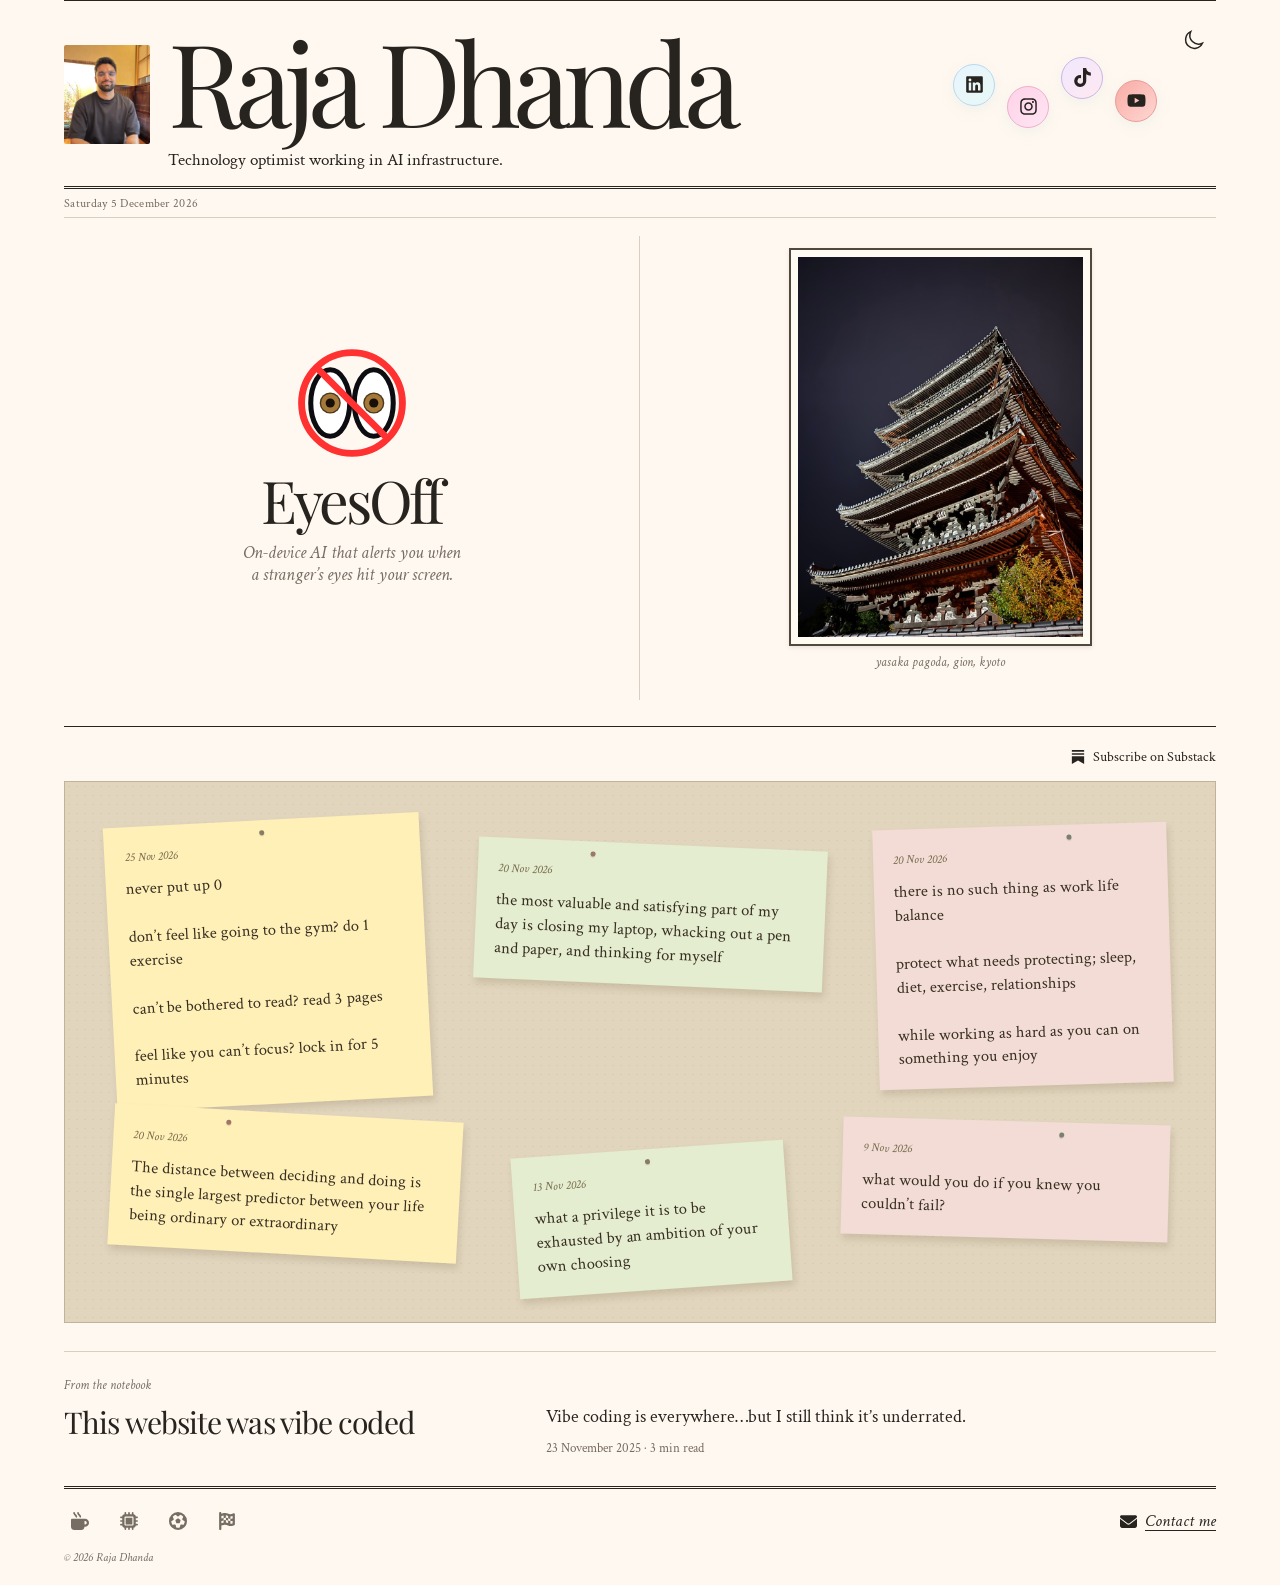
<file: index.html>
<!doctype html>
<html lang="en">
  <head>
    <meta charset="utf-8" />
    <meta name="viewport" content="width=device-width,initial-scale=1" />
    <link rel="preconnect" href="https://fonts.googleapis.com" />
    <link rel="preconnect" href="https://fonts.gstatic.com" crossorigin />
    <link
      href="https://fonts.googleapis.com/css2?family=Playfair+Display:ital,wght@0,400;0,600;1,400&family=Crimson+Text:ital,wght@0,400;0,600;1,400&family=Caveat:wght@400;500&display=swap"
      rel="stylesheet"
    />
    <link rel="stylesheet" href="/assets/css/edition.css?v=outside-arrows" />
    <script>
      try {
        if (localStorage.getItem("theme") === "midnight")
          document.documentElement.dataset.theme = "midnight";
      } catch (e) {}
    </script>
    <script src="/assets/js/edition.js?v=outside-arrows" defer></script>
    <title>Raja Dhanda</title>
    <meta
      name="description"
      content="Technology optimist working in AI infrastructure. Projects, photographs and notes from Substack."
    />
    <link
      rel="icon"
      type="image/png"
      sizes="32x32"
      href="/assets/icons/favicons/favicon-32x32.png"
    />
    <link
      rel="apple-touch-icon"
      href="/assets/icons/favicons/apple-touch-icon.png"
    />
    <meta property="og:type" content="website" />
    <meta property="og:url" content="https://rajadhanda.me/" />
    <meta property="og:title" content="Raja Dhanda" />
    <meta
      property="og:description"
      content="Technology optimist working in AI infrastructure. Learning and building, always happy to chat!"
    />
    <meta
      property="og:image"
      content="https://rajadhanda.me/assets/images/og-image.jpg"
    />
    <meta name="twitter:card" content="summary_large_image" />
    <noscript
      ><style>
        .carousel-controls {
          display: none;
        }
        .carousel-photo {
          cursor: default;
        }
      </style></noscript
    >
  </head>
  <body class="edition">
    <a class="skip-link" href="#main">Skip to content</a>

    <main class="edition-paper" id="main">
      <div class="edition-masthead">
        <div class="masthead-title-row">
          <div class="masthead-identity">
            <img
              class="masthead-portrait"
              src="/assets/images/profile.webp"
              alt="Raja Dhanda"
              width="140"
              height="161"
            />
            <div class="masthead-person">
              <h1 data-type-masthead>Raja Dhanda</h1>
              <p class="masthead-bio">
                Technology optimist working in AI infrastructure.
              </p>
            </div>
          </div>
          <div class="masthead-actions">
            <div class="socials">
              <a
                href="https://www.linkedin.com/in/ramendra-raja-dhanda/"
                target="_blank"
                rel="noopener"
                aria-label="LinkedIn"
                 title="ramendra-raja-dhanda" aria-describedby="handle-linkedin"><svg class="icon" viewBox="0 0 448 512" aria-hidden="true" focusable="false"><path d="M416 32H31.9C14.3 32 0 46.5 0 64.3v383.4C0 465.5 14.3 480 31.9 480H416c17.6 0 32-14.5 32-32.3V64.3c0-17.8-14.4-32.3-32-32.3zM135.4 416H69V202.2h66.5V416zm-33.2-243c-21.3 0-38.5-17.3-38.5-38.5S80.9 96 102.2 96c21.2 0 38.5 17.3 38.5 38.5 0 21.3-17.2 38.5-38.5 38.5zm282.1 243h-66.4V312c0-24.8-.5-56.7-34.5-56.7-34.6 0-39.9 27-39.9 54.9V416h-66.4V202.2h63.7v29.2h.9c8.9-16.8 30.6-34.5 62.9-34.5 67.2 0 79.7 44.3 79.7 101.9V416z"/></svg><span class="social-handle" id="handle-linkedin" role="tooltip">ramendra-raja-dhanda</span></a
              ><a
                href="https://www.instagram.com/decodedbyraja/"
                target="_blank"
                rel="noopener"
                aria-label="Instagram"
                 title="@decodedbyraja" aria-describedby="handle-instagram"><svg class="icon" viewBox="0 0 448 512" aria-hidden="true" focusable="false"><path d="M224.1 141c-63.6 0-114.9 51.3-114.9 114.9s51.3 114.9 114.9 114.9S339 319.5 339 255.9 287.7 141 224.1 141zm0 189.6c-41.1 0-74.7-33.5-74.7-74.7s33.5-74.7 74.7-74.7 74.7 33.5 74.7 74.7-33.6 74.7-74.7 74.7zm146.4-194.3c0 14.9-12 26.8-26.8 26.8-14.9 0-26.8-12-26.8-26.8s12-26.8 26.8-26.8 26.8 12 26.8 26.8zm76.1 27.2c-1.7-35.9-9.9-67.7-36.2-93.9-26.2-26.2-58-34.4-93.9-36.2-37-2.1-147.9-2.1-184.9 0-35.8 1.7-67.6 9.9-93.9 36.1s-34.4 58-36.2 93.9c-2.1 37-2.1 147.9 0 184.9 1.7 35.9 9.9 67.7 36.2 93.9s58 34.4 93.9 36.2c37 2.1 147.9 2.1 184.9 0 35.9-1.7 67.7-9.9 93.9-36.2 26.2-26.2 34.4-58 36.2-93.9 2.1-37 2.1-147.8 0-184.8zM398.8 388c-7.8 19.6-22.9 34.7-42.6 42.6-29.5 11.7-99.5 9-132.1 9s-102.7 2.6-132.1-9c-19.6-7.8-34.7-22.9-42.6-42.6-11.7-29.5-9-99.5-9-132.1s-2.6-102.7 9-132.1c7.8-19.6 22.9-34.7 42.6-42.6 29.5-11.7 99.5-9 132.1-9s102.7-2.6 132.1 9c19.6 7.8 34.7 22.9 42.6 42.6 11.7 29.5 9 99.5 9 132.1s2.7 102.7-9 132.1z"/></svg><span class="social-handle" id="handle-instagram" role="tooltip">@decodedbyraja</span></a
              ><a
                href="https://www.tiktok.com/@decodedbyraja"
                target="_blank"
                rel="noopener"
                aria-label="TikTok"
                 title="@decodedbyraja" aria-describedby="handle-tiktok"><svg class="icon" viewBox="0 0 448 512" aria-hidden="true" focusable="false"><path d="M448 209.9a210.1 210.1 0 0 1 -122.8-39.3V349.4A162.6 162.6 0 1 1 185 188.3V278.2a74.6 74.6 0 1 0 52.2 71.2V0l88 0a121.2 121.2 0 0 0 1.9 22.2h0A122.2 122.2 0 0 0 381 102.4a121.4 121.4 0 0 0 67 20.1z"/></svg><span class="social-handle" id="handle-tiktok" role="tooltip">@decodedbyraja</span></a
              ><a
                href="https://www.youtube.com/@decodedbyraja"
                target="_blank"
                rel="noopener"
                aria-label="YouTube"
                 title="@decodedbyraja" aria-describedby="handle-youtube"><svg class="icon" viewBox="0 0 576 512" aria-hidden="true" focusable="false"><path d="M549.7 124.1c-6.3-23.7-24.8-42.3-48.3-48.6C458.8 64 288 64 288 64S117.2 64 74.6 75.5c-23.5 6.3-42 24.9-48.3 48.6-11.4 42.9-11.4 132.3-11.4 132.3s0 89.4 11.4 132.3c6.3 23.7 24.8 41.5 48.3 47.8C117.2 448 288 448 288 448s170.8 0 213.4-11.5c23.5-6.3 42-24.2 48.3-47.8 11.4-42.9 11.4-132.3 11.4-132.3s0-89.4-11.4-132.3zm-317.5 213.5V175.2l142.7 81.2-142.7 81.2z"/></svg><span class="social-handle" id="handle-youtube" role="tooltip">@decodedbyraja</span></a>
            </div>
            <button
              class="mode"
              aria-label="Switch to Midnight mode"
              aria-pressed="false"
              title="Switch to Midnight mode"
            >
              <svg
                class="mode-moon"
                viewBox="0 0 24 24"
                aria-hidden="true"
                fill="none"
                stroke="currentColor"
                stroke-width="1.5"
              >
                <path
                  d="M20.4 15.3A8.8 8.8 0 0 1 8.7 3.6a8.8 8.8 0 1 0 11.7 11.7Z"
                /></svg
              ><svg
                class="mode-sun"
                viewBox="0 0 24 24"
                aria-hidden="true"
                fill="none"
                stroke="currentColor"
                stroke-width="1.5"
              >
                <circle cx="12" cy="12" r="4" />
                <path
                  d="M12 2v2m0 16v2M2 12h2m16 0h2M4.9 4.9l1.4 1.4m11.4 11.4 1.4 1.4M4.9 19.1l1.4-1.4M17.7 6.3l1.4-1.4"
                />
              </svg>
            </button>
          </div>
        </div>
      </div>
      <div class="masthead-dateline" hidden>
        <time></time>
        <span class="dateline-place" hidden></span>
      </div>
      <section class="edition-lead">
        <section class="eyesoff-hero" aria-labelledby="eyesoff-title">
          <a
            class="edition-eyesoff interactive-eye-link"
            aria-label="Visit EyesOff at eyesoff.app"
            href="https://eyesoff.app"
            target="_blank"
            rel="noopener noreferrer"
            ><span class="eyesoff-mark" aria-hidden="true">
              <svg viewBox="0 0 48 48" fill="none">
                <g class="eo-eyes">
                  <ellipse
                    class="eo-eye"
                    cx="14.5"
                    cy="24"
                    rx="8.5"
                    ry="14.5"
                  ></ellipse>
                  <ellipse
                    class="eo-eye"
                    cx="33.5"
                    cy="24"
                    rx="8.5"
                    ry="14.5"
                  ></ellipse>
                  <g class="eo-pupils">
                    <g class="eo-iris" transform="translate(14.5 24)">
                      <circle class="eo-iris-rim" r="4.6"></circle>
                      <circle class="eo-iris-gold" r="4"></circle>
                      <circle class="eo-pupil" r="2"></circle>
                    </g>
                    <g class="eo-iris" transform="translate(33.5 24)">
                      <circle class="eo-iris-rim" r="4.6"></circle>
                      <circle class="eo-iris-gold" r="4"></circle>
                      <circle class="eo-pupil" r="2"></circle>
                    </g>
                  </g>
                </g>
                <circle class="eo-ring" cx="24" cy="24" r="22"></circle>
                <line class="eo-slash" x1="9" y1="9" x2="39" y2="39"></line>
              </svg>
            </span>
            <h2 id="eyesoff-title">EyesOff</h2>
            <p class="eyesoff-tagline">On-device AI that alerts you when a stranger’s eyes hit your screen.</p>
          </a>
        </section>
        <section
          class="photo-carousel"
          aria-label="Photographs"
          aria-roledescription="carousel"
          aria-description="Photographs change automatically. Use the previous and next buttons, arrow keys or swipes to browse. Open a photo to visit the Photographs page."
          tabindex="0"
        >
          <div class="carousel-slides">
            <figure class="carousel-slide">
              <div class="framed-photo">
                <a
                  class="carousel-photo"
                  href="/photographs/"
                  aria-label="Browse photographs: yasaka pagoda, gion, kyoto"
                >
                  <img
                    src="/assets/images/camera-roll/photo-01.jpg"
                    data-fallback-src="/photographs/images/IMG_4887.jpeg"
                    alt="yasaka pagoda, gion, kyoto"
                    loading="eager"
                    decoding="async"
                  />
                </a>
              </div>
              <figcaption>yasaka pagoda, gion, kyoto</figcaption>
            </figure>
            <figure class="carousel-slide" hidden>
              <div class="framed-photo">
                <a
                  class="carousel-photo"
                  href="/photographs/"
                  aria-label="Browse photographs: montmartre, paris"
                >
                  <img
                    src="/assets/images/camera-roll/photo-02.jpg"
                    data-fallback-src="/photographs/images/IMG_0519.jpeg"
                    alt="montmartre, paris"
                    loading="lazy"
                    decoding="async"
                  />
                </a>
              </div>
              <figcaption>montmartre, paris</figcaption>
            </figure>
            <figure class="carousel-slide" hidden>
              <div class="framed-photo">
                <a
                  class="carousel-photo"
                  href="/photographs/"
                  aria-label="Browse photographs: louis vuitton, champs-elysées, paris"
                >
                  <img
                    src="/assets/images/camera-roll/photo-03.jpg"
                    data-fallback-src="/photographs/images/IMG_0787.jpeg"
                    alt="louis vuitton, champs-elysées, paris"
                    loading="lazy"
                    decoding="async"
                  />
                </a>
              </div>
              <figcaption>louis vuitton, champs-elysées, paris</figcaption>
            </figure>
            <figure class="carousel-slide" hidden>
              <div class="framed-photo">
                <a
                  class="carousel-photo"
                  href="/photographs/"
                  aria-label="Browse photographs: a room of quiet contemplation, national museum of korea, seoul"
                >
                  <img
                    src="/assets/images/camera-roll/photo-04.jpg"
                    data-fallback-src="/photographs/images/IMG_3516.jpeg"
                    alt="a room of quiet contemplation, national museum of korea, seoul"
                    loading="lazy"
                    decoding="async"
                  />
                </a>
              </div>
              <figcaption>
                a room of quiet contemplation, national museum of korea, seoul
              </figcaption>
            </figure>
            <figure class="carousel-slide" hidden>
              <div class="framed-photo">
                <a
                  class="carousel-photo"
                  href="/photographs/"
                  aria-label="Browse photographs: a room of quiet contemplation, national museum of korea, seoul"
                >
                  <img
                    src="/assets/images/camera-roll/photo-05.jpg"
                    data-fallback-src="/photographs/images/IMG_3534.jpeg"
                    alt="a room of quiet contemplation, national museum of korea, seoul"
                    loading="lazy"
                    decoding="async"
                  />
                </a>
              </div>
              <figcaption>
                a room of quiet contemplation, national museum of korea, seoul
              </figcaption>
            </figure>
            <figure class="carousel-slide" hidden>
              <div class="framed-photo">
                <a
                  class="carousel-photo"
                  href="/photographs/"
                  aria-label="Browse photographs: starfield library, coex mall, seoul"
                >
                  <img
                    src="/assets/images/camera-roll/photo-06.jpg"
                    data-fallback-src="/photographs/images/IMG_3582.jpeg"
                    alt="starfield library, coex mall, seoul"
                    loading="lazy"
                    decoding="async"
                  />
                </a>
              </div>
              <figcaption>starfield library, coex mall, seoul</figcaption>
            </figure>
            <figure class="carousel-slide" hidden>
              <div class="framed-photo">
                <a
                  class="carousel-photo"
                  href="/photographs/"
                  aria-label="Browse photographs: ura-namba, osaka"
                >
                  <img
                    src="/assets/images/camera-roll/photo-07.jpg"
                    data-fallback-src="/photographs/images/IMG_4229.jpeg"
                    alt="ura-namba, osaka"
                    loading="lazy"
                    decoding="async"
                  />
                </a>
              </div>
              <figcaption>ura-namba, osaka</figcaption>
            </figure>
            <figure class="carousel-slide" hidden>
              <div class="framed-photo">
                <a
                  class="carousel-photo"
                  href="/photographs/"
                  aria-label="Browse photographs: dōtonbori canal, osaka"
                >
                  <img
                    src="/assets/images/camera-roll/photo-08.jpg"
                    data-fallback-src="/photographs/images/IMG_4393.jpeg"
                    alt="dōtonbori canal, osaka"
                    loading="lazy"
                    decoding="async"
                  />
                </a>
              </div>
              <figcaption>dōtonbori canal, osaka</figcaption>
            </figure>
            <figure class="carousel-slide" hidden>
              <div class="framed-photo">
                <a
                  class="carousel-photo"
                  href="/photographs/"
                  aria-label="Browse photographs: fushimi inari taisha, kyoto"
                >
                  <img
                    src="/assets/images/camera-roll/photo-09.jpg"
                    data-fallback-src="/photographs/images/IMG_4921.jpeg"
                    alt="fushimi inari taisha, kyoto"
                    loading="lazy"
                    decoding="async"
                  />
                </a>
              </div>
              <figcaption>fushimi inari taisha, kyoto</figcaption>
            </figure>
            <figure class="carousel-slide" hidden>
              <div class="framed-photo">
                <a
                  class="carousel-photo"
                  href="/photographs/"
                  aria-label="Browse photographs: tokyo tower, tokyo"
                >
                  <img
                    src="/assets/images/camera-roll/photo-10.jpg"
                    data-fallback-src="/photographs/images/IMG_5561.jpeg"
                    alt="tokyo tower, tokyo"
                    loading="lazy"
                    decoding="async"
                  />
                </a>
              </div>
              <figcaption>tokyo tower, tokyo</figcaption>
            </figure>
            <figure class="carousel-slide" hidden>
              <div class="framed-photo">
                <a
                  class="carousel-photo"
                  href="/photographs/"
                  aria-label="Browse photographs: shibuya crossing from shibuya sky, tokyo"
                >
                  <img
                    src="/assets/images/camera-roll/photo-11.jpg"
                    data-fallback-src="/photographs/images/IMG_5986.jpeg"
                    alt="shibuya crossing from shibuya sky, tokyo"
                    loading="lazy"
                    decoding="async"
                  />
                </a>
              </div>
              <figcaption>shibuya crossing from shibuya sky, tokyo</figcaption>
            </figure>
            <figure class="carousel-slide" hidden>
              <div class="framed-photo">
                <a
                  class="carousel-photo"
                  href="/photographs/"
                  aria-label="Browse photographs: flat whites, keswick, lake district national park"
                >
                  <img
                    src="/assets/images/camera-roll/photo-12.jpg"
                    data-fallback-src="/photographs/images/IMG_7084.jpeg"
                    alt="flat whites, keswick, lake district national park"
                    loading="lazy"
                    decoding="async"
                  />
                </a>
              </div>
              <figcaption>
                flat whites, keswick, lake district national park
              </figcaption>
            </figure>
            <figure class="carousel-slide" hidden>
              <div class="framed-photo">
                <a
                  class="carousel-photo"
                  href="/photographs/"
                  aria-label="Browse photographs: homeground coffee + kitchen, windermere, lake district national park"
                >
                  <img
                    src="/assets/images/camera-roll/photo-13.jpg"
                    data-fallback-src="/photographs/images/IMG_7101.jpeg"
                    alt="homeground coffee + kitchen, windermere, lake district national park"
                    loading="lazy"
                    decoding="async"
                  />
                </a>
              </div>
              <figcaption>
                homeground coffee + kitchen, windermere, lake district national
                park
              </figcaption>
            </figure>
            <figure class="carousel-slide" hidden>
              <div class="framed-photo">
                <a
                  class="carousel-photo"
                  href="/photographs/"
                  aria-label="Browse photographs: long island iced tea, the oligarch, milton keynes"
                >
                  <img
                    src="/assets/images/camera-roll/photo-14.jpg"
                    data-fallback-src="/photographs/images/IMG_8842.jpeg"
                    alt="long island iced tea, the oligarch, milton keynes"
                    loading="lazy"
                    decoding="async"
                  />
                </a>
              </div>
              <figcaption>
                long island iced tea, the oligarch, milton keynes
              </figcaption>
            </figure>
            <figure class="carousel-slide" hidden>
              <div class="framed-photo">
                <a
                  class="carousel-photo"
                  href="/photographs/"
                  aria-label="Browse photographs: vltava river, prague"
                >
                  <img
                    src="https://res.cloudinary.com/dd2rpc7mx/image/fetch/f_auto,q_auto,w_800/https://rajadhanda.me/photographs/images/vltava-river-prague.jpg"
                    data-fallback-src="/photographs/images/vltava-river-prague.jpg"
                    alt="vltava river, prague"
                    loading="lazy"
                    decoding="async"
                  />
                </a>
              </div>
              <figcaption>vltava river, prague</figcaption>
            </figure>
            <figure class="carousel-slide" hidden>
              <div class="framed-photo">
                <a
                  class="carousel-photo"
                  href="/photographs/"
                  aria-label="Browse photographs: national palace of sintra, sintra"
                >
                  <img
                    src="https://res.cloudinary.com/dd2rpc7mx/image/fetch/f_auto,q_auto,w_800/https://rajadhanda.me/photographs/images/national-palace-of-sintra-sintra.jpg"
                    data-fallback-src="/photographs/images/national-palace-of-sintra-sintra.jpg"
                    alt="national palace of sintra, sintra"
                    loading="lazy"
                    decoding="async"
                  />
                </a>
              </div>
              <figcaption>national palace of sintra, sintra</figcaption>
            </figure>
            <figure class="carousel-slide" hidden>
              <div class="framed-photo">
                <a
                  class="carousel-photo"
                  href="/photographs/"
                  aria-label="Browse photographs: top of the moorish castle, sintra"
                >
                  <img
                    src="https://res.cloudinary.com/dd2rpc7mx/image/fetch/f_auto,q_auto,w_800/https://rajadhanda.me/photographs/images/top-of-the-moorish-castle-sintra.jpeg"
                    data-fallback-src="/photographs/images/top-of-the-moorish-castle-sintra.jpeg"
                    alt="top of the moorish castle, sintra"
                    loading="lazy"
                    decoding="async"
                  />
                </a>
              </div>
              <figcaption>top of the moorish castle, sintra</figcaption>
            </figure>
            <figure class="carousel-slide" hidden>
              <div class="framed-photo">
                <a
                  class="carousel-photo"
                  href="/photographs/"
                  aria-label="Browse photographs: air and space museum, seattle"
                >
                  <img
                    src="https://res.cloudinary.com/dd2rpc7mx/image/fetch/f_auto,q_auto,w_800/https://rajadhanda.me/photographs/images/air-and-space-museum-seattle.jpeg"
                    data-fallback-src="/photographs/images/air-and-space-museum-seattle.jpeg"
                    alt="air and space museum, seattle"
                    loading="lazy"
                    decoding="async"
                  />
                </a>
              </div>
              <figcaption>air and space museum, seattle</figcaption>
            </figure>
            <figure class="carousel-slide" hidden>
              <div class="framed-photo">
                <a
                  class="carousel-photo"
                  href="/photographs/"
                  aria-label="Browse photographs: saturn v f-1 engine, museum of flight, seattle"
                >
                  <img
                    src="https://res.cloudinary.com/dd2rpc7mx/image/fetch/f_auto,q_auto,w_800/https://rajadhanda.me/photographs/images/saturn-v-f1-engine-museum-of-flight-seattle.jpg"
                    data-fallback-src="/photographs/images/saturn-v-f1-engine-museum-of-flight-seattle.jpg"
                    alt="saturn v f-1 engine, museum of flight, seattle"
                    loading="lazy"
                    decoding="async"
                  />
                </a>
              </div>
              <figcaption>
                saturn v f-1 engine, museum of flight, seattle
              </figcaption>
            </figure>
            <figure class="carousel-slide" hidden>
              <div class="framed-photo">
                <a
                  class="carousel-photo"
                  href="/photographs/"
                  aria-label="Browse photographs: top of the space needle, seattle"
                >
                  <img
                    src="https://res.cloudinary.com/dd2rpc7mx/image/fetch/f_auto,q_auto,w_800/https://rajadhanda.me/photographs/images/top-of-the-space-needle-seattle.jpeg"
                    data-fallback-src="/photographs/images/top-of-the-space-needle-seattle.jpeg"
                    alt="top of the space needle, seattle"
                    loading="lazy"
                    decoding="async"
                  />
                </a>
              </div>
              <figcaption>top of the space needle, seattle</figcaption>
            </figure>
            <figure class="carousel-slide" hidden>
              <div class="framed-photo">
                <a
                  class="carousel-photo"
                  href="/photographs/"
                  aria-label="Browse photographs: bottom of the space needle, seattle"
                >
                  <img
                    src="https://res.cloudinary.com/dd2rpc7mx/image/fetch/f_auto,q_auto,w_800/https://rajadhanda.me/photographs/images/bottom-of-the-space-needle-seattle.jpeg"
                    data-fallback-src="/photographs/images/bottom-of-the-space-needle-seattle.jpeg"
                    alt="bottom of the space needle, seattle"
                    loading="lazy"
                    decoding="async"
                  />
                </a>
              </div>
              <figcaption>bottom of the space needle, seattle</figcaption>
            </figure>
            <figure class="carousel-slide" hidden>
              <div class="framed-photo">
                <a
                  class="carousel-photo"
                  href="/photographs/"
                  aria-label="Browse photographs: the harbour, seattle"
                >
                  <img
                    src="https://res.cloudinary.com/dd2rpc7mx/image/fetch/f_auto,q_auto,w_800/https://rajadhanda.me/photographs/images/the-harbour-seattle.jpeg"
                    data-fallback-src="/photographs/images/the-harbour-seattle.jpeg"
                    alt="the harbour, seattle"
                    loading="lazy"
                    decoding="async"
                  />
                </a>
              </div>
              <figcaption>the harbour, seattle</figcaption>
            </figure>
            <figure class="carousel-slide" hidden>
              <div class="framed-photo">
                <a
                  class="carousel-photo"
                  href="/photographs/"
                  aria-label="Browse photographs: ballard locks, seattle"
                >
                  <img
                    src="https://res.cloudinary.com/dd2rpc7mx/image/fetch/f_auto,q_auto,w_800/https://rajadhanda.me/photographs/images/ballard-locks-seattle.jpg"
                    data-fallback-src="/photographs/images/ballard-locks-seattle.jpg"
                    alt="ballard locks, seattle"
                    loading="lazy"
                    decoding="async"
                  />
                </a>
              </div>
              <figcaption>ballard locks, seattle</figcaption>
            </figure>
            <figure class="carousel-slide" hidden>
              <div class="framed-photo">
                <a
                  class="carousel-photo"
                  href="/photographs/"
                  aria-label="Browse photographs: ube pancakes, seattle"
                >
                  <img
                    src="https://res.cloudinary.com/dd2rpc7mx/image/fetch/f_auto,q_auto,w_800/https://rajadhanda.me/photographs/images/ube-pancakes-seattle.jpg"
                    data-fallback-src="/photographs/images/ube-pancakes-seattle.jpg"
                    alt="ube pancakes, seattle"
                    loading="lazy"
                    decoding="async"
                  />
                </a>
              </div>
              <figcaption>ube pancakes, seattle</figcaption>
            </figure>
            <figure class="carousel-slide" hidden>
              <div class="framed-photo">
                <a
                  class="carousel-photo"
                  href="/photographs/"
                  aria-label="Browse photographs: banff"
                >
                  <img
                    src="https://res.cloudinary.com/dd2rpc7mx/image/fetch/f_auto,q_auto,w_800/https://rajadhanda.me/photographs/images/banff.jpeg"
                    data-fallback-src="/photographs/images/banff.jpeg"
                    alt="banff"
                    loading="lazy"
                    decoding="async"
                  />
                </a>
              </div>
              <figcaption>banff</figcaption>
            </figure>
            <figure class="carousel-slide" hidden>
              <div class="framed-photo">
                <a
                  class="carousel-photo"
                  href="/photographs/"
                  aria-label="Browse photographs: lake louise, banff"
                >
                  <img
                    src="https://res.cloudinary.com/dd2rpc7mx/image/fetch/f_auto,q_auto,w_800/https://rajadhanda.me/photographs/images/lake-louise-banff.jpeg"
                    data-fallback-src="/photographs/images/lake-louise-banff.jpeg"
                    alt="lake louise, banff"
                    loading="lazy"
                    decoding="async"
                  />
                </a>
              </div>
              <figcaption>lake louise, banff</figcaption>
            </figure>
            <figure class="carousel-slide" hidden>
              <div class="framed-photo">
                <a
                  class="carousel-photo"
                  href="/photographs/"
                  aria-label="Browse photographs: fairmont chateau, lake louise, banff"
                >
                  <img
                    src="https://res.cloudinary.com/dd2rpc7mx/image/fetch/f_auto,q_auto,w_800/https://rajadhanda.me/photographs/images/fairmont-chateau-lake-louise-banff.jpeg"
                    data-fallback-src="/photographs/images/fairmont-chateau-lake-louise-banff.jpeg"
                    alt="fairmont chateau, lake louise, banff"
                    loading="lazy"
                    decoding="async"
                  />
                </a>
              </div>
              <figcaption>fairmont chateau, lake louise, banff</figcaption>
            </figure>
            <figure class="carousel-slide" hidden>
              <div class="framed-photo">
                <a
                  class="carousel-photo"
                  href="/photographs/"
                  aria-label="Browse photographs: johnston canyon, banff"
                >
                  <img
                    src="https://res.cloudinary.com/dd2rpc7mx/image/fetch/f_auto,q_auto,w_800/https://rajadhanda.me/photographs/images/johnston-canyon-banff.jpg"
                    data-fallback-src="/photographs/images/johnston-canyon-banff.jpg"
                    alt="johnston canyon, banff"
                    loading="lazy"
                    decoding="async"
                  />
                </a>
              </div>
              <figcaption>johnston canyon, banff</figcaption>
            </figure>
            <figure class="carousel-slide" hidden>
              <div class="framed-photo">
                <a
                  class="carousel-photo"
                  href="/photographs/"
                  aria-label="Browse photographs: the local walk"
                >
                  <img
                    src="https://res.cloudinary.com/dd2rpc7mx/image/fetch/f_auto,q_auto,w_800/https://rajadhanda.me/photographs/images/the-local-walk.jpeg"
                    data-fallback-src="/photographs/images/the-local-walk.jpeg"
                    alt="the local walk"
                    loading="lazy"
                    decoding="async"
                  />
                </a>
              </div>
              <figcaption>the local walk</figcaption>
            </figure>
          </div>
          <span class="carousel-status sr-only" role="status" aria-live="off"
            >1 of 29</span
          >
        </section>
      </section>
      <section class="substack-section" aria-labelledby="substack-title">
        <header class="substack-heading">
          <div>
            <h2 id="substack-title" class="sr-only">Notes from Substack</h2>
          </div>
          <div class="substack-actions">
            <a
            class="substack-subscribe"
            href="https://rajadhanda.substack.com/subscribe"
            target="_blank"
            rel="noopener noreferrer"
            ><svg viewBox="0 0 24 24" aria-hidden="true">
              <path
                d="M22.539 8.242H1.46V5.406h21.08v2.836zM1.46 10.812V24L12 18.11 22.54 24V10.812H1.46zM22.54 0H1.46v2.836h21.08V0z"
              /></svg
            >Subscribe on Substack</a
          >
          </div>
        </header>
        <div class="front-notes" data-notes-source="/blog/notes.json"><!-- prettier-ignore -->
<a class="front-note" href="https://substack.com/@rajadhanda/note/c-392744390" target="_blank" rel="noopener noreferrer"><time datetime="2026-11-20">20 Nov 2026</time><p>the most valuable and satisfying part of my day is closing my laptop, whacking out a pen and paper, and thinking for myself</p></a>
<!-- prettier-ignore -->
<a class="front-note" href="https://substack.com/@rajadhanda/note/c-392743149" target="_blank" rel="noopener noreferrer"><time datetime="2026-11-20">20 Nov 2026</time><p>there is no such thing as work life balance

protect what needs protecting; sleep, diet, exercise, relationships

while working as hard as you can on something you enjoy</p></a>
<!-- prettier-ignore -->
<a class="front-note" href="https://substack.com/@rajadhanda/note/c-392740047" target="_blank" rel="noopener noreferrer"><time datetime="2026-11-20">20 Nov 2026</time><p>The distance between deciding and doing is the single largest predictor between your life being ordinary or extraordinary</p></a>
<!-- prettier-ignore -->
<a class="front-note" href="https://substack.com/@rajadhanda/note/c-386177987" target="_blank" rel="noopener noreferrer"><time datetime="2026-11-13">13 Nov 2026</time><p>what a privilege it is to be exhausted by an ambition of your own choosing</p></a>
<!-- prettier-ignore -->
<a class="front-note" href="https://substack.com/@rajadhanda/note/c-382668028" target="_blank" rel="noopener noreferrer"><time datetime="2026-11-09">9 Nov 2026</time><p>what would you do if you knew you couldn’t fail?</p></a>
<!-- prettier-ignore -->
<a class="front-note" href="https://substack.com/@rajadhanda/note/c-381919175" target="_blank" rel="noopener noreferrer"><time datetime="2026-11-08">8 Nov 2026</time><p>if attention is the most valuable currency, the best thing you can do is hold yours close</p></a>
</div>
      </section>
        <div class="lead-copy writing-intro notebook-below">
          <a class="edition-essay" href="/blog/this-website-was-vibe-coded.html"
            ><span class="edition-category">From the notebook</span>
            <h2>This website was vibe coded</h2>
            <p>Vibe coding is everywhere…but I still think it’s underrated.</p>
            <span class="essay-meta">23 November 2025 · 3 min read</span></a
          >
        </div>
    </main>
    <footer class="edition-footer">
      <div class="footer-interests" aria-label="Other interests"><a href="mailto:hello@rajadhanda.me?subject=Coffee" aria-label="Coffee" title="Coffee"><svg class="icon" aria-hidden="true"><use href="/assets/icons/sprite.svg#mug-hot"/></svg></a><a href="mailto:hello@rajadhanda.me?subject=Quantum%20computing" aria-label="Quantum computing" title="Quantum computing"><svg class="icon" aria-hidden="true"><use href="/assets/icons/sprite.svg#microchip"/></svg></a><a href="mailto:hello@rajadhanda.me?subject=Football" aria-label="Football" title="Football"><svg class="icon" aria-hidden="true"><use href="/assets/icons/sprite.svg#futbol"/></svg></a><a href="/paddock/" aria-label="Formula 1" title="Formula 1"><svg class="icon" aria-hidden="true"><use href="/assets/icons/sprite.svg#flag-checkered"/></svg></a></div>
      <a
        class="footer-chat"
        href="mailto:hello@rajadhanda.me"
        aria-label="Contact me by email"
        ><svg class="icon" aria-hidden="true">
          <use href="/assets/icons/sprite.svg#envelope" /></svg
        ><span>Contact me</span></a
      >
    </footer>
    <p class="edition-colophon">© 2026 Raja Dhanda</p>
  </body>
</html>
</file>
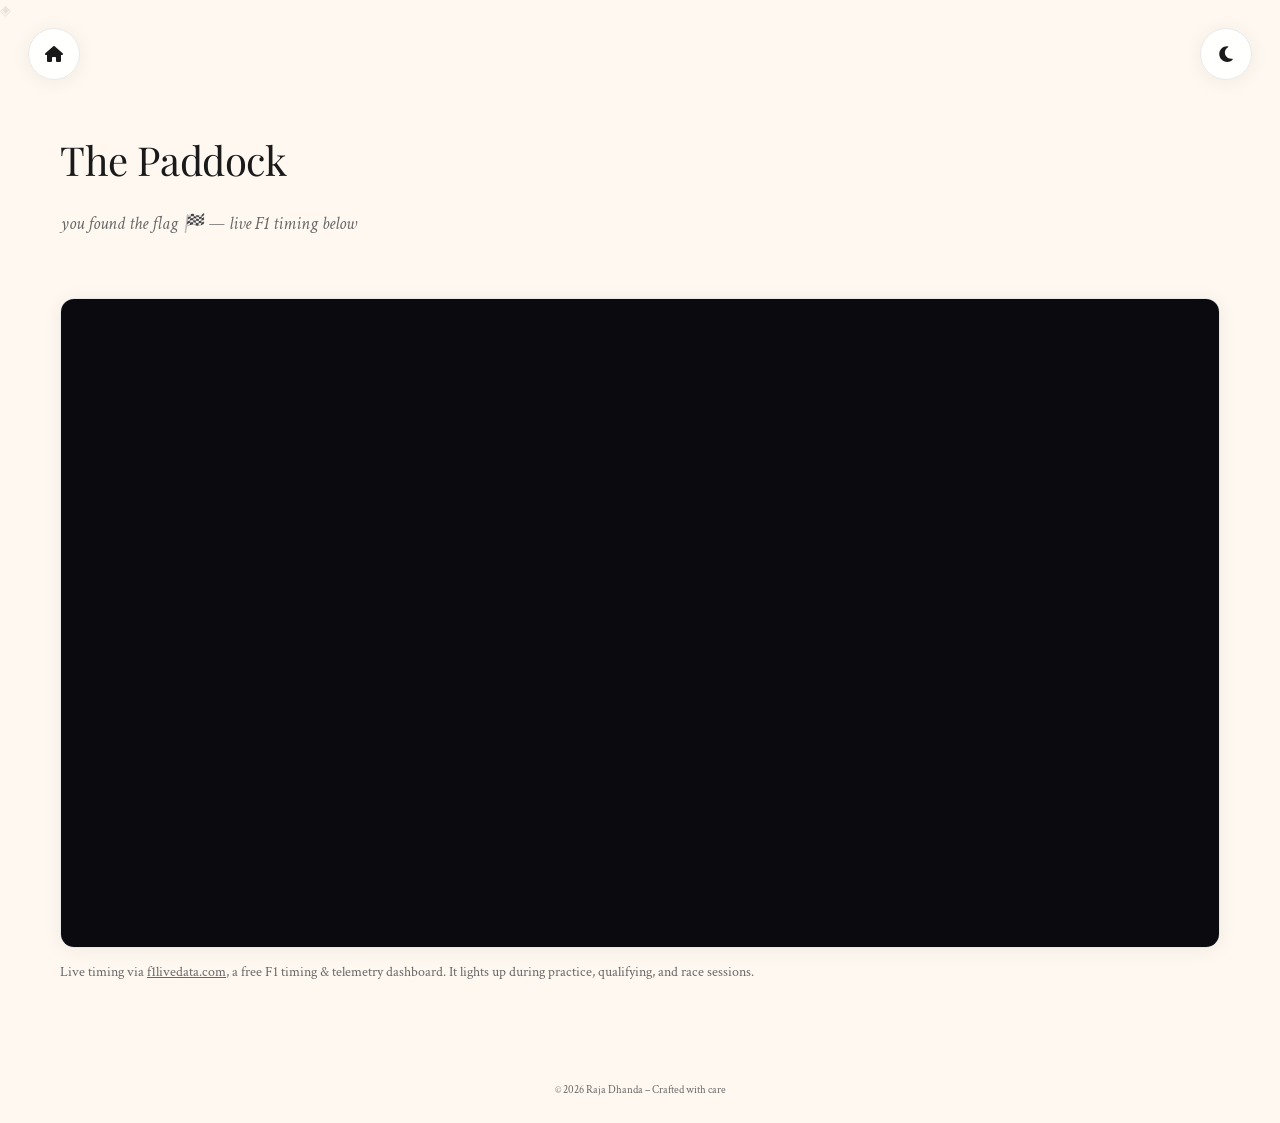
<file: paddock/index.html>
<!DOCTYPE html>
<html lang="en">
<head>
  <meta charset="UTF-8" />
  <meta name="viewport" content="width=device-width, initial-scale=1" />
  <title>The Paddock – Raja Dhanda</title>
  <meta name="description" content="A quiet corner for race weekends.">
  <meta name="robots" content="noindex, nofollow">

  <!-- Favicons -->
  <link rel="icon" type="image/png" sizes="32x32" href="/assets/icons/favicons/favicon-32x32.png">
  <link rel="icon" type="image/png" sizes="16x16" href="/assets/icons/favicons/favicon-16x16.png">
  <link rel="apple-touch-icon" sizes="180x180" href="/assets/icons/favicons/apple-touch-icon.png">

  <!-- Theme Script (inline to prevent FOUC) -->
  <style id="theme-init">.theme-loading,.theme-loading *{transition:none!important}</style>
  <script>
    (function(){
      document.documentElement.classList.add('theme-loading');
      const savedTheme = localStorage.getItem('theme') || 'light';
      if (savedTheme === 'midnight') {
        document.documentElement.setAttribute('data-theme', 'midnight');
      }
      // Set background immediately to prevent any flash
      document.documentElement.style.backgroundColor = savedTheme === 'midnight' ? '#0a0e27' : '#FFF8F0';
      // Remove loading class after first paint
      requestAnimationFrame(function(){
        requestAnimationFrame(function(){
          document.documentElement.classList.remove('theme-loading');
          document.documentElement.style.backgroundColor = '';
        });
      });
    })();
  </script>

  <!-- Type -->
  <link rel="preconnect" href="https://fonts.googleapis.com">
  <link rel="preconnect" href="https://fonts.gstatic.com" crossorigin>
  <link href="https://fonts.googleapis.com/css2?family=Playfair+Display:wght@400;600&family=Crimson+Text:ital,wght@0,400;0,600;1,400&display=swap" rel="stylesheet">

  <!-- Shared styles/scripts -->
  <link rel="stylesheet" href="/assets/css/site.css">
  <script src="/assets/js/site.js" defer></script>

  <style>
    /* Floating Elements */
    .floating-element{
      position:absolute; pointer-events:none; opacity:.08; color:var(--muted);
      font-size:14px; animation:float 15s ease-in-out infinite; z-index:1;
    }
    .floating-element:nth-child(1){top:15%; right:20%; animation-delay:-5s}
    .floating-element:nth-child(2){bottom:25%; left:15%; animation-delay:-10s; animation-duration:20s}
    .floating-element:nth-child(3){top:70%; right:30%; animation-delay:-15s; animation-duration:25s}

    @keyframes float{
      0%,100%{transform:translateY(0) rotate(0)}
      33%{transform:translateY(-15px) rotate(2deg)}
      66%{transform:translateY(8px) rotate(-1deg)}
    }

    /* Live timing frame */
    .timing-card{
      border:1px solid var(--border); border-radius:14px; overflow:hidden;
      background:rgba(255,255,255,.75); box-shadow:var(--shadow-soft); margin-top:20px;
    }
    [data-theme="midnight"] .timing-card{background:rgba(10,14,39,.6)}
    .timing-card iframe{display:block; width:100%; height:72vh; min-height:480px; border:0; background:#0b0b0f}
    .timing-note{color:var(--muted); font-size:.9rem; margin-top:12px}
    .timing-note a{color:inherit}
  </style>
</head>
<body class="subpage">
  <!-- Page Transition Overlay -->
  <div class="page-transition" id="pageTransition"></div>

  <!-- Theme Toggle Button -->
  <button class="theme-toggle" id="themeToggle" aria-label="Toggle midnight mode">
    <svg class="icon icon-moon" aria-hidden="true"><use href="/assets/icons/sprite.svg?v=2#moon"/></svg>
    <svg class="icon icon-sun" aria-hidden="true"><use href="/assets/icons/sprite.svg?v=2#sun"/></svg>
  </button>

  <!-- Navigation -->
  <a href="/" class="nav-back" aria-label="Back to home">
    <svg class="icon" aria-hidden="true"><use href="/assets/icons/sprite.svg?v=2#house"/></svg>
  </a>

  <!-- Floating Elements -->
  <div class="floating-element">✦</div>
  <div class="floating-element">◇</div>
  <div class="floating-element">◈</div>

  <main>
    <h1>The Paddock</h1>
    <p class="subtitle">you found the flag 🏁 — live F1 timing below</p>
    <section class="timing-card" aria-label="Live F1 timing">
      <iframe src="https://f1livedata.com" loading="lazy" title="F1 live timing dashboard" allow="fullscreen"></iframe>
    </section>
    <p class="timing-note">Live timing via <a href="https://f1livedata.com" target="_blank" rel="noopener noreferrer">f1livedata.com</a>, a free F1 timing &amp; telemetry dashboard. It lights up during practice, qualifying, and race sessions.</p>
  </main>
  <footer>© 2026 Raja Dhanda – Crafted with care</footer>
</body>
</html>
</file>
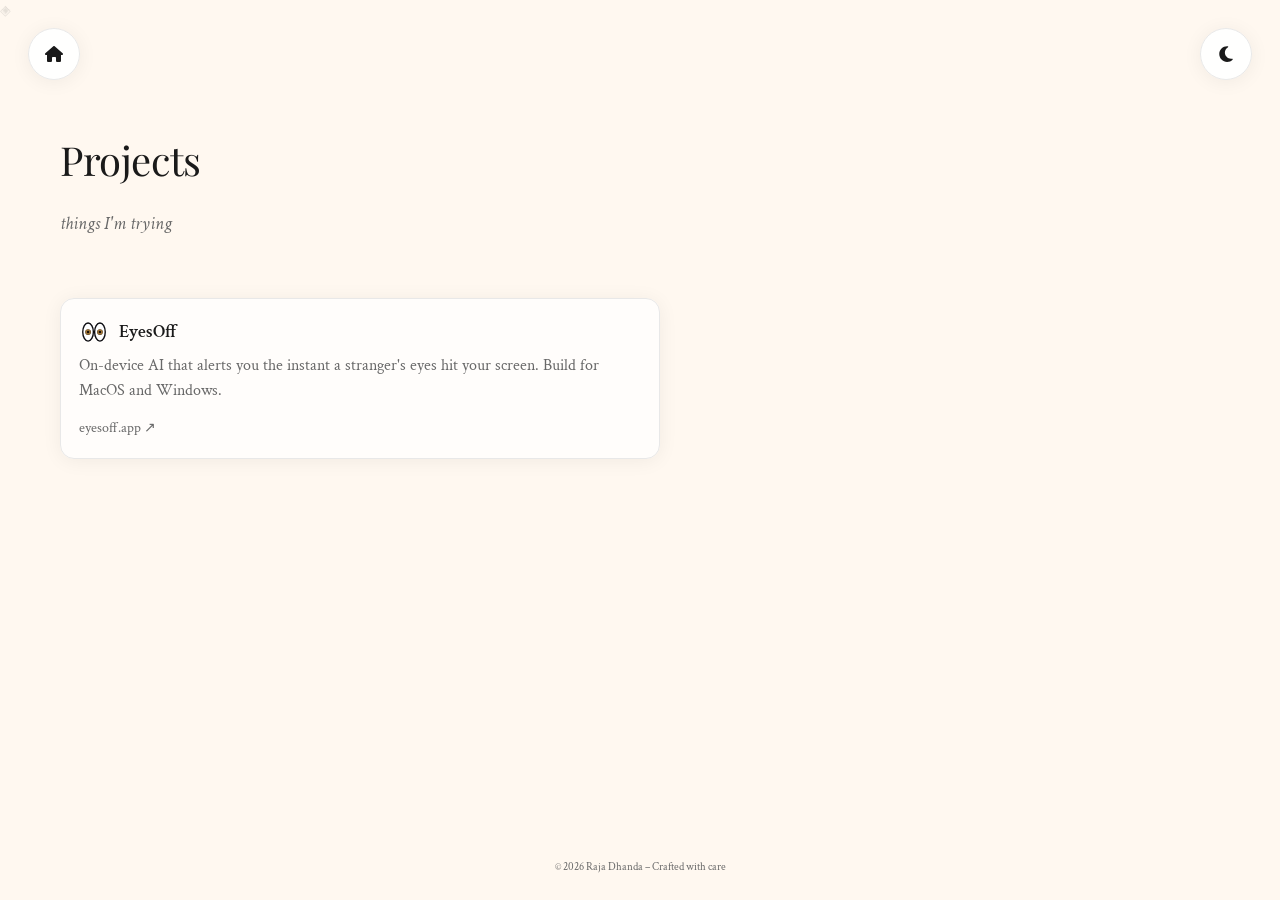
<file: projects/index.html>
<!DOCTYPE html>
<html lang="en">
<head>
  <meta charset="UTF-8" />
  <meta name="viewport" content="width=device-width, initial-scale=1" />
  <title>Projects – Raja Dhanda</title>
  <meta name="description" content="Projects and experiments by Raja Dhanda - iOS apps, ML-driven tools, and more.">

  <!-- Open Graph -->
  <meta property="og:type" content="website">
  <meta property="og:url" content="https://rajadhanda.me/projects/">
  <meta property="og:title" content="Projects – Raja Dhanda">
  <meta property="og:description" content="Projects and experiments by Raja Dhanda - iOS apps, ML-driven tools, and more.">

  <!-- Favicons -->
  <link rel="icon" type="image/png" sizes="32x32" href="/assets/icons/favicons/favicon-32x32.png">
  <link rel="icon" type="image/png" sizes="16x16" href="/assets/icons/favicons/favicon-16x16.png">
  <link rel="apple-touch-icon" sizes="180x180" href="/assets/icons/favicons/apple-touch-icon.png">

  <!-- Theme Script (inline to prevent FOUC) -->
  <style id="theme-init">.theme-loading,.theme-loading *{transition:none!important}</style>
  <script>
    (function(){
      document.documentElement.classList.add('theme-loading');
      const savedTheme = localStorage.getItem('theme') || 'light';
      if (savedTheme === 'midnight') {
        document.documentElement.setAttribute('data-theme', 'midnight');
      }
      // Set background immediately to prevent any flash
      document.documentElement.style.backgroundColor = savedTheme === 'midnight' ? '#0a0e27' : '#FFF8F0';
      // Remove loading class after first paint
      requestAnimationFrame(function(){
        requestAnimationFrame(function(){
          document.documentElement.classList.remove('theme-loading');
          document.documentElement.style.backgroundColor = '';
        });
      });
    })();
  </script>

  <!-- Type -->
  <link rel="preconnect" href="https://fonts.googleapis.com">
  <link rel="preconnect" href="https://fonts.gstatic.com" crossorigin>
  <link href="https://fonts.googleapis.com/css2?family=Playfair+Display:wght@400;600&family=Crimson+Text:ital,wght@0,400;0,600;1,400&display=swap" rel="stylesheet">

  <!-- Shared styles/scripts -->
  <link rel="stylesheet" href="/assets/css/site.css">
  <script src="/assets/js/site.js" defer></script>

  <style>
    /* Floating Elements */
    .floating-element{
      position:absolute; pointer-events:none; opacity:.08; color:var(--muted);
      font-size:14px; animation:float 15s ease-in-out infinite; z-index:1;
    }
    .floating-element:nth-child(1){top:15%; right:20%; animation-delay:-5s}
    .floating-element:nth-child(2){bottom:25%; left:15%; animation-delay:-10s; animation-duration:20s}
    .floating-element:nth-child(3){top:70%; right:30%; animation-delay:-15s; animation-duration:25s}

    @keyframes float{
      0%,100%{transform:translateY(0) rotate(0)}
      33%{transform:translateY(-15px) rotate(2deg)}
      66%{transform:translateY(8px) rotate(-1deg)}
    }

    /* Projects */
    .projects-grid{display:grid; grid-template-columns:repeat(3, 1fr); gap:20px; margin-top:20px}
    .project-card{
      border:1px solid var(--border); border-radius:14px; padding:18px; background:rgba(255,255,255,.75);
      box-shadow:var(--shadow-soft); transition:transform .18s var(--ease), box-shadow .18s var(--ease), border-color .18s var(--ease);
      position:relative; overflow:hidden;
      display:flex; flex-direction:column
    }
    [data-theme="midnight"] .project-card{background:rgba(10,14,39,.6)}
    .project-card:hover{transform:translateY(-2px); box-shadow:var(--shadow-medium); border-color:var(--border-hover)}
    .project-desc{margin:0 0 14px; color:var(--muted)}
    @media (max-width:1024px){.projects-grid{grid-template-columns:repeat(2, 1fr)}}
    @media (max-width:640px){.projects-grid{grid-template-columns:1fr}}

    /* Hero project */
    .hero-project{
      grid-column:1 / -1; max-width:600px; justify-self:start;
      text-decoration:none; color:inherit; cursor:pointer;
    }
    .hero-project:hover .eyesoff-mark{transform:scale(1.06)}
    .hero-project-head{display:flex; align-items:center; gap:10px; margin-bottom:6px}
    .eyesoff-mark{width:30px; height:30px; flex:none; transition:transform .25s var(--ease)}
    .eyesoff-mark svg{width:100%; height:100%; overflow:visible}
    .eo-eye{fill:#fff; stroke:#0c0c11; stroke-width:2.2}
    .eo-iris-rim{fill:#4c371a}
    .eo-iris-gold{fill:#a57939}
    .eo-pupil{fill:#181008}
    .eo-ring{fill:none; stroke:#ff3131; stroke-width:3}
    .eo-slash{stroke:#ff3131; stroke-width:3; stroke-linecap:round}
    .eo-eyes,.eo-pupils,.eo-ring{transform-box:view-box}
    .eo-eyes{transform-origin:24px 24px; animation:eo-blink 6s var(--ease) infinite}
    .eo-pupils{transform-origin:24px 24px; animation:eo-glance 6s var(--ease) infinite}
    .eo-ring{transform-origin:24px 24px; opacity:0; transform:scale(.6); animation:eo-ring-in 6s var(--ease) infinite}
    .eo-slash{stroke-dasharray:44; stroke-dashoffset:44; opacity:0; animation:eo-slash-draw 6s var(--ease) infinite}
    @keyframes eo-blink{0%,32%,50%,to{transform:scaleY(1)} 41%{transform:scaleY(.06)}}
    @keyframes eo-glance{0%,8%{transform:translate(-2.6px)} 18%,26%{transform:translate(2.6px)} 34%,to{transform:translate(0)}}
    @keyframes eo-ring-in{0%,30%{opacity:0; transform:scale(.6)} 40%,93%{opacity:1; transform:scale(1)} to{opacity:0; transform:scale(1)}}
    @keyframes eo-slash-draw{0%,30%{stroke-dashoffset:44; opacity:0} 37%{opacity:1} 45%,93%{stroke-dashoffset:0; opacity:1} to{stroke-dashoffset:0; opacity:0}}
    @media (prefers-reduced-motion:reduce){
      .eo-eyes,.eo-pupils,.eo-ring,.eo-slash{animation:none !important}
      .eo-ring{opacity:1; transform:none}
      .eo-slash{stroke-dashoffset:0; opacity:1}
    }
    .hero-project-title{margin:0; font-weight:600; font-size:1.1rem}
    .hero-project-link{
      display:inline-flex; align-items:center; gap:6px; font-size:.85rem; color:var(--muted);
      margin-top:auto; align-self:flex-start;
      transition:color .18s var(--ease)
    }
    .hero-project:hover .hero-project-link{color:var(--fg)}
  </style>
</head>
<body class="subpage">
  <!-- Page Transition Overlay -->
  <div class="page-transition" id="pageTransition"></div>

  <!-- Theme Toggle Button -->
  <button class="theme-toggle" id="themeToggle" aria-label="Toggle midnight mode">
    <svg class="icon icon-moon" aria-hidden="true"><use href="/assets/icons/sprite.svg?v=2#moon"/></svg>
    <svg class="icon icon-sun" aria-hidden="true"><use href="/assets/icons/sprite.svg?v=2#sun"/></svg>
  </button>

  <!-- Navigation -->
  <a href="/" class="nav-back" aria-label="Back to home">
    <svg class="icon" aria-hidden="true"><use href="/assets/icons/sprite.svg?v=2#house"/></svg>
  </a>

  <!-- Floating Elements -->
  <div class="floating-element">✦</div>
  <div class="floating-element">◇</div>
  <div class="floating-element">◈</div>

  <main>
    <h1>Projects</h1>
    <p class="subtitle">things I'm trying</p>
    <section class="projects-grid" aria-label="Projects">
      <a class="project-card hero-project" href="https://eyesoff.app" target="_blank" rel="noopener noreferrer" aria-label="EyesOff – visit eyesoff.app">
        <div class="hero-project-head">
          <span class="eyesoff-mark" aria-hidden="true">
            <svg viewBox="0 0 48 48" fill="none">
              <g class="eo-eyes">
                <ellipse class="eo-eye" cx="14.5" cy="24" rx="8.5" ry="14.5"></ellipse>
                <ellipse class="eo-eye" cx="33.5" cy="24" rx="8.5" ry="14.5"></ellipse>
                <g class="eo-pupils">
                  <g class="eo-iris" transform="translate(14.5 24)">
                    <circle class="eo-iris-rim" r="4.6"></circle>
                    <circle class="eo-iris-gold" r="4"></circle>
                    <circle class="eo-pupil" r="2"></circle>
                  </g>
                  <g class="eo-iris" transform="translate(33.5 24)">
                    <circle class="eo-iris-rim" r="4.6"></circle>
                    <circle class="eo-iris-gold" r="4"></circle>
                    <circle class="eo-pupil" r="2"></circle>
                  </g>
                </g>
              </g>
              <circle class="eo-ring" cx="24" cy="24" r="22"></circle>
              <line class="eo-slash" x1="9" y1="9" x2="39" y2="39"></line>
            </svg>
          </span>
          <h2 class="hero-project-title">EyesOff</h2>
        </div>
        <p class="project-desc">On-device AI that alerts you the instant a stranger's eyes hit your screen. Build for MacOS and Windows.</p>
        <span class="hero-project-link">eyesoff.app ↗</span>
      </a>
    </section>
  </main>
  <footer>© 2026 Raja Dhanda – Crafted with care</footer>
</body>
</html>
</file>
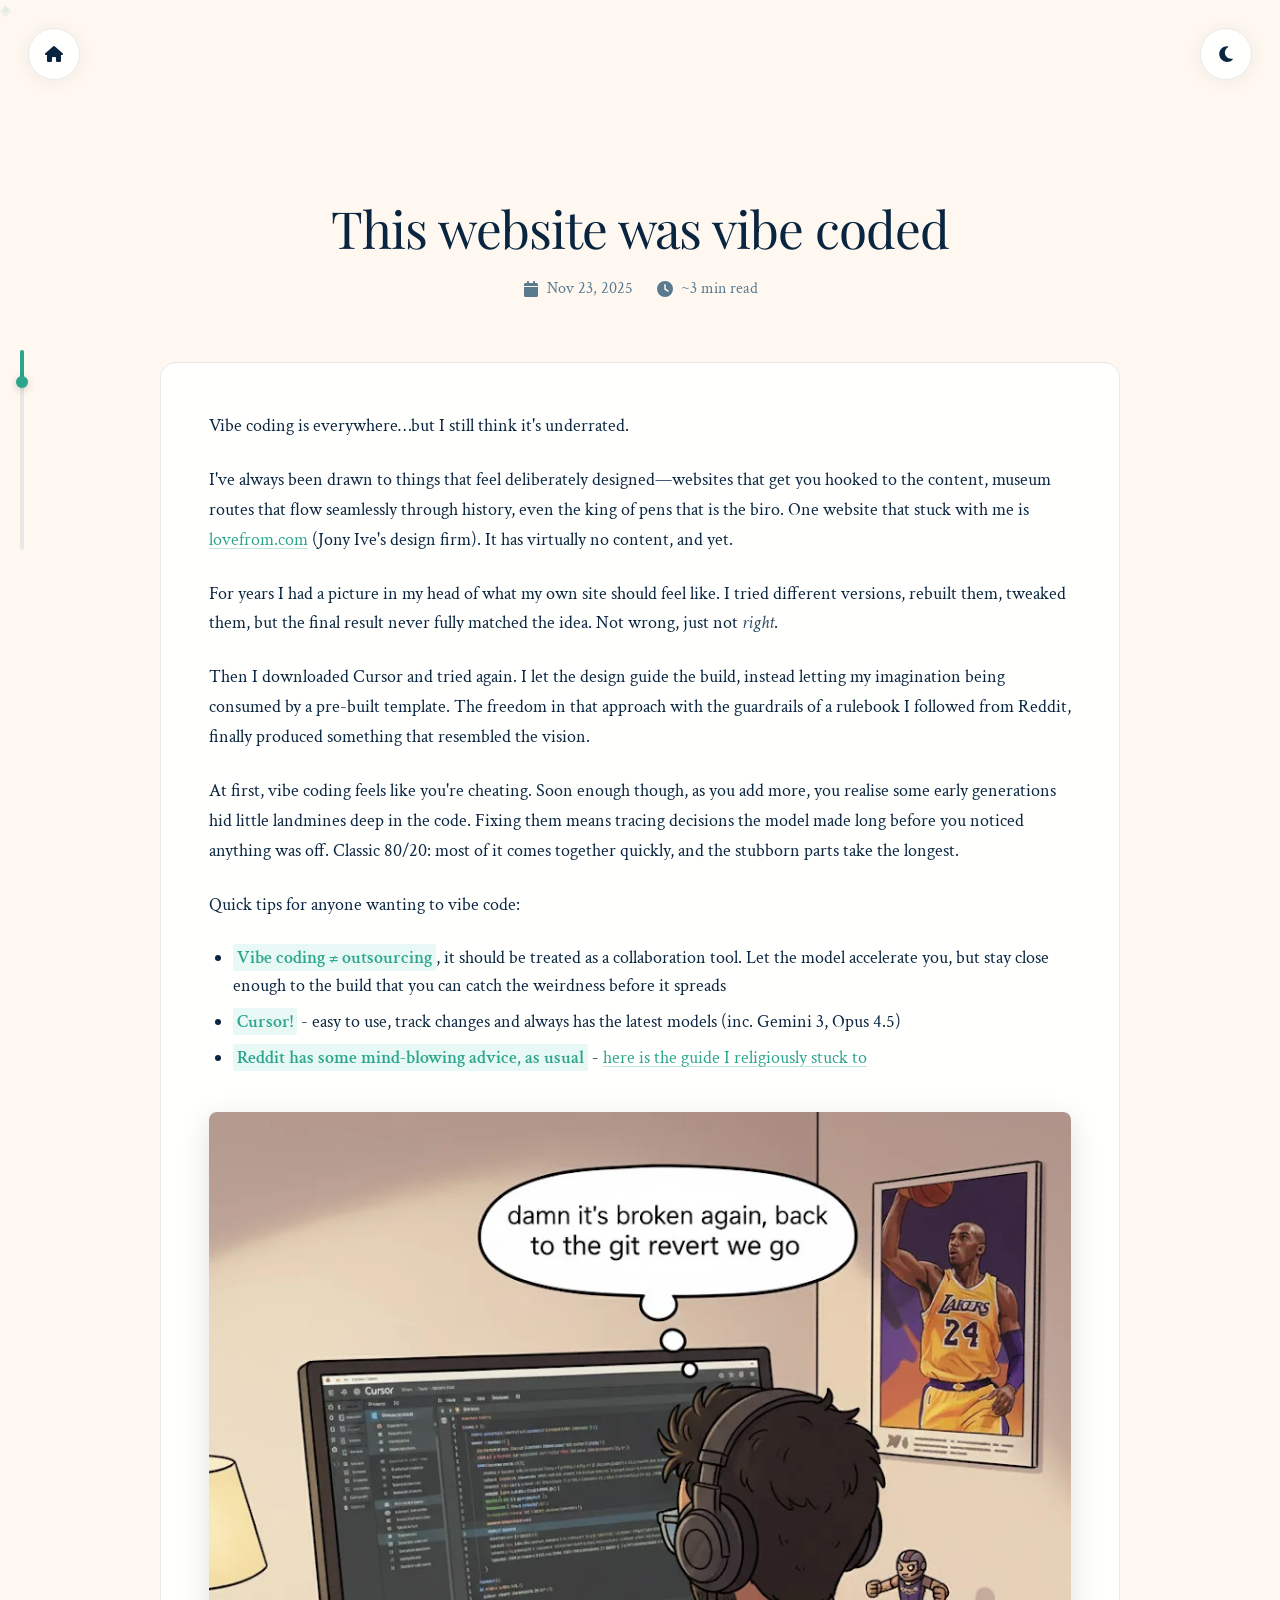
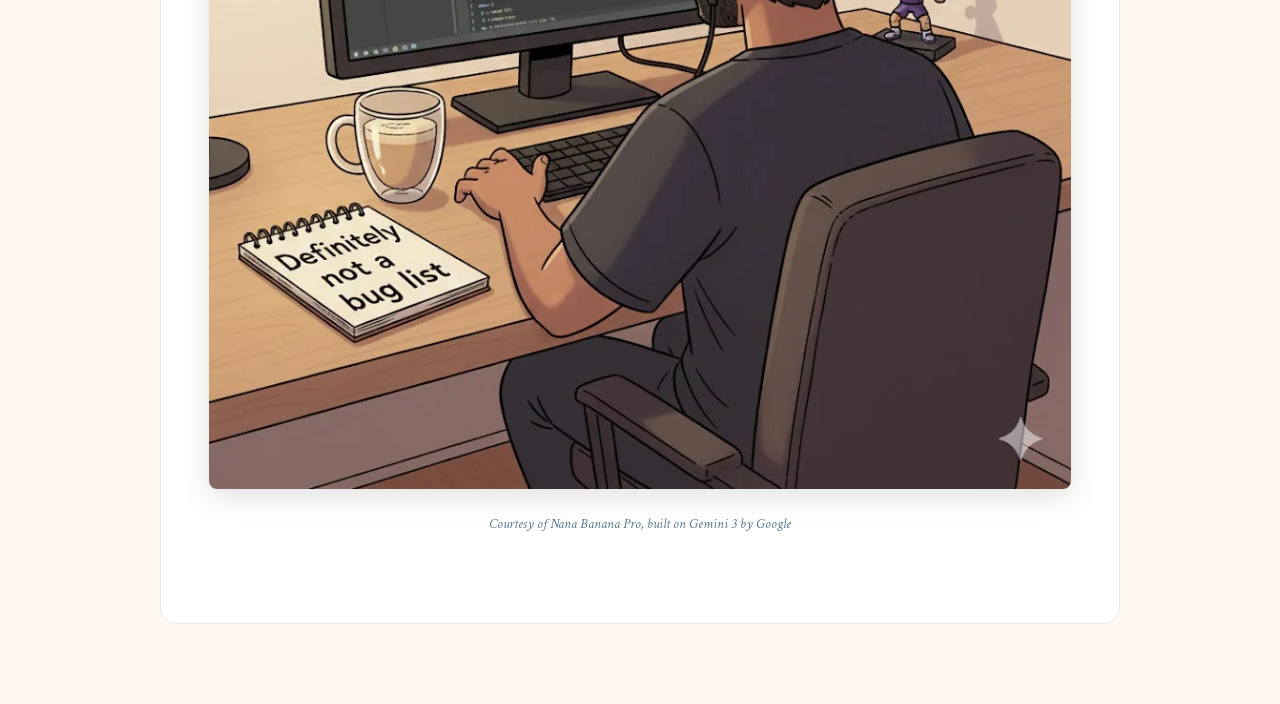
<file: blog/this-website-was-vibe-coded.html>
<!DOCTYPE html>
<html lang="en">
<head>
  <meta charset="UTF-8" />
  <meta name="viewport" content="width=device-width, initial-scale=1" />
  <title>This website was vibe coded – Raja Dhanda</title>
  
  <!-- Favicons -->
  <link rel="icon" type="image/png" sizes="32x32" href="/assets/icons/favicons/favicon-32x32.png">
  <link rel="icon" type="image/png" sizes="16x16" href="/assets/icons/favicons/favicon-16x16.png">
  <link rel="apple-touch-icon" sizes="180x180" href="/assets/icons/favicons/apple-touch-icon.png">

  <!-- Theme Script (inline to prevent FOUC) -->
  <style id="theme-init">.theme-loading,.theme-loading *{transition:none!important}</style>
  <script>
    (function(){
      document.documentElement.classList.add('theme-loading');
      const savedTheme = localStorage.getItem('theme') || 'light';
      if (savedTheme === 'midnight') {
        document.documentElement.setAttribute('data-theme', 'midnight');
      }
      // Set background immediately to prevent any flash
      document.documentElement.style.backgroundColor = savedTheme === 'midnight' ? '#0a0e27' : '#FFF8F0';
      // Remove loading class after first paint
      requestAnimationFrame(function(){
        requestAnimationFrame(function(){
          document.documentElement.classList.remove('theme-loading');
          document.documentElement.style.backgroundColor = '';
        });
      });
    })();
  </script>

  <!-- Type -->
  <link rel="preconnect" href="https://fonts.googleapis.com">
  <link rel="preconnect" href="https://fonts.gstatic.com" crossorigin>
  <link href="https://fonts.googleapis.com/css2?family=Playfair+Display:wght@400;600&family=Crimson+Text:ital,wght@0,400;0,600;1,400&display=swap" rel="stylesheet">

  <!-- Shared styles/scripts -->
  <link rel="stylesheet" href="/assets/css/site.css">
  <script src="/assets/js/site.js" defer></script>

  <style>
    /* Blog palette overrides (teal/navy on the shared tokens) */
    :root{
      --fg:#0A2540; --fg-light:#2A4A60; --muted:#5A7A90;
      --accent:#2CA58D; --accent-soft:#E8F8F5;

      --blog-bg:var(--bg); --blog-card-bg:rgba(255,255,255,0.9);
      --blog-accent:var(--accent); --blog-text:var(--fg);
      --blog-meta:var(--muted); --blog-border:var(--border);
    }

    [data-theme="midnight"]{
      --fg:#E8ECF4; --fg-light:#b8c5d9; --muted:#7a8ca8;
      --accent:#00A896; --accent-soft:#141b33;

      --blog-bg:#0f1524; --blog-card-bg:rgba(26,30,47,0.6);
      --blog-accent:var(--accent); --blog-text:var(--fg);
      --blog-meta:var(--muted); --blog-border:rgba(0,168,150,0.2);
    }

    body{background:var(--blog-bg); overflow-x:hidden}
    .nav-back,.theme-toggle{border-color:var(--blog-border)}



    /* Article Container */
    .article-container{
      max-width:1000px; margin:0 auto; padding:120px 20px 80px;
    }
    
    /* Responsive adjustments for smaller windows */
    @media (max-width:1024px){
      .article-container{padding:100px 20px 60px}
      .article-header h1{padding-top:70px}
    }

    /* Article Header */
    .article-header{
      text-align:center; margin-bottom:60px; position:relative;
    }

    .article-header h1{
      font-family:'Playfair Display',serif;
      font-size:clamp(2.2rem,5vw,3.2rem); line-height:1.1; margin:0 0 20px 0;
      letter-spacing:-.02em; font-weight:400; opacity:0; transform:translateY(20px);
      animation:slideInUp 0.8s var(--ease) 0.2s forwards;
      padding-top:80px; /* Space for fixed buttons */
    }
    .article-meta{
      display:flex; align-items:center; justify-content:center; gap:24px;
      font-size:1rem; color:var(--blog-meta); margin-bottom:20px;
      opacity:0; transform:translateY(20px);
      animation:slideInUp 0.8s var(--ease) 0.4s forwards;
    }
    .article-meta .date, .article-meta .read-time{
      display:flex; align-items:center; gap:8px;
    }
    .article-tags{
      display:flex; gap:12px; justify-content:center; flex-wrap:wrap;
      opacity:0; transform:translateY(20px);
      animation:slideInUp 0.8s var(--ease) 0.6s forwards;
    }
    .tag{
      background:var(--accent-soft); color:var(--accent);
      padding:6px 16px; border-radius:20px; font-size:0.9rem; font-weight:500;
      transition:all .3s var(--ease);
    }
    .tag:hover{background:var(--accent); color:white; transform:translateY(-1px)}

    /* Article Content */
    .article-content{
      background:var(--blog-card-bg); border:1px solid var(--blog-border);
      border-radius:16px; padding:48px; backdrop-filter:blur(20px);
      opacity:0; transform:translateY(30px);
      animation:slideInUp 0.8s var(--ease) 0.8s forwards;
    }

    .article-content h2{
      font-family:'Playfair Display',serif;
      font-size:1.8rem; margin:40px 0 20px 0; color:var(--blog-accent);
      font-weight:600; line-height:1.3; border-left:4px solid var(--accent);
      padding-left:20px; background:var(--accent-soft); padding:16px 20px;
      border-radius:8px; margin-left:-20px;
    }
    .article-content h3{
      font-size:1.4rem; margin:32px 0 16px 0; color:var(--fg);
      font-weight:600; line-height:1.3;
    }
    .article-content p{
      margin:0 0 24px 0; font-size:1.1rem; line-height:1.7;
    }
    .article-content blockquote{
      border-left:4px solid var(--accent); padding-left:24px;
      margin:32px 0; font-style:italic; color:var(--fg-light);
      background:var(--accent-soft); padding:20px 24px; border-radius:8px;
    }
    .article-content code{
      background:var(--accent-soft); color:var(--accent);
      padding:2px 8px; border-radius:4px; font-family:ui-monospace,SFMono-Regular,Menlo,monospace;
      font-size:0.9em;
    }
    .article-content pre{
      background:var(--accent-soft); border:1px solid var(--blog-border);
      border-radius:8px; padding:24px; overflow-x:auto; margin:24px 0;
    }
    .article-content pre code{
      background:none; padding:0; color:var(--fg);
    }
    .article-content ul, .article-content ol{
      margin:0 0 24px 0; padding-left:24px;
    }
    .article-content li{
      margin:0 0 8px 0; font-size:1.1rem; line-height:1.6;
    }
    .article-content strong{
      color:var(--blog-accent); font-weight:600;
      background:var(--accent-soft);
      padding:2px 4px; border-radius:3px;
    }
    .article-content em{
      color:var(--fg-light); font-style:italic;
    }
    .article-content a{
      color:var(--blog-accent); text-decoration:underline;
      text-decoration-color:rgba(44, 165, 141, 0.3);
      text-underline-offset:3px;
      transition:all .3s var(--ease);
    }
    .article-content a:hover{
      text-decoration-color:var(--blog-accent);
      color:var(--blog-accent);
    }
    [data-theme="midnight"] .article-content a{
      text-decoration-color:rgba(0, 168, 150, 0.4);
    }
    [data-theme="midnight"] .article-content a:hover{
      text-decoration-color:var(--blog-accent);
    }
    .article-content figure{
      margin:40px 0; text-align:center;
    }
    .article-content figure img{
      max-width:100%; height:auto; border-radius:8px;
      box-shadow:var(--shadow-medium);
    }
    .article-content figure figcaption{
      margin-top:16px; font-size:0.9rem; color:var(--blog-meta);
      font-style:italic; line-height:1.5; font-family:'Crimson Text',serif;
    }

    
    /* Scroll to Top Button */
    .scroll-to-top{
      position:fixed; bottom:40px; left:40px; width:48px; height:48px;
      border-radius:50%; border:1px solid var(--blog-border);
      background:var(--blog-card-bg); backdrop-filter:blur(20px);
      display:grid; place-items:center; text-decoration:none; color:var(--fg);
      transition:transform .3s var(--ease), box-shadow .3s var(--ease), background .3s var(--ease), color .3s var(--ease); box-shadow:var(--shadow-soft);
      opacity:0; visibility:hidden; z-index:1000;
      cursor:pointer;
    }
    .scroll-to-top .icon{
      transition:transform .4s var(--ease-back), color .3s var(--ease);
    }
    .scroll-to-top:hover .icon{
      transform:rotate(15deg);
    }
    .scroll-to-top.visible{
      opacity:1; visibility:visible;
    }
    .scroll-to-top:hover{
      transform:scale(1.05) translateY(-1px);
      box-shadow:var(--shadow-medium);
      background:var(--accent-soft); color:var(--accent);
    }
    @media (max-width:768px){
      .scroll-to-top{bottom:20px; left:20px}
      .share-buttons{bottom:20px; right:20px}
    }
    @media (prefers-reduced-motion: reduce){
      .scroll-to-top{transition:none}
    }

    /* Floating Elements */
    .floating-element{
      position:absolute; pointer-events:none; opacity:.08; color:var(--accent);
      font-size:14px; animation:float 15s ease-in-out infinite; z-index:1;
    }
    .floating-element:nth-child(1){top:15%; right:20%; animation-delay:-5s}
    .floating-element:nth-child(2){bottom:25%; left:15%; animation-delay:-10s; animation-duration:20s}
    .floating-element:nth-child(3){top:70%; right:30%; animation-delay:-15s; animation-duration:25s}

    /* Animations */
    @keyframes slideInUp{
      from{opacity:0; transform:translateY(30px)}
      to{opacity:1; transform:translateY(0)}
    }
    @keyframes float{
      0%,100%{transform:translateY(0) rotate(0)}
      33%{transform:translateY(-15px) rotate(2deg)}
      66%{transform:translateY(8px) rotate(-1deg)}
    }

    /* Responsive */
    @media (max-width:768px){
      .article-container{padding:90px 20px 60px}
      .article-content{padding:32px}
      .article-header h1{padding-top:66px; font-size:clamp(1.4rem,5vw,2rem)} /* Button: 20px top + 46px height = 66px */
      .nav-back{top:28px; left:20px; width:46px; height:46px}
      .theme-toggle{top:28px; right:20px; width:46px; height:46px}
    }
    
    @media (max-width:560px){
      .article-container{padding:80px 16px 40px}
      .article-header h1{font-size:clamp(1.3rem,5vw,1.8rem); padding-top:66px}
    }
    
    @media (max-width:480px){
      .article-container{padding:75px 16px 40px}
      .article-header h1{font-size:1.5rem; padding-top:58px} /* Button: 16px top + 42px height = 58px */
      .nav-back{top:28px; left:16px; width:42px; height:42px}
      .theme-toggle{top:28px; right:16px; width:42px; height:42px}
      .reading-progress{left:10px; height:150px}
    }
    
    /* Reading Progress - Elegant Side Indicator */
    .reading-progress{
      position:fixed; top:50%; left:20px; width:4px; height:200px;
      background:var(--border); border-radius:2px; z-index:1002;
      transform:translateY(-50%);
    }
    .reading-progress::before{
      content:''; position:absolute; top:0; left:0; width:100%;
      background:linear-gradient(180deg, var(--accent), var(--accent));
      border-radius:2px;
      height: var(--progress-height, 0%);
      will-change: height;
    }
    .reading-progress::after{
      content:''; position:absolute; top:0; left:-4px; width:12px; height:12px;
      background:var(--accent); border-radius:50%; transform:translateY(-6px);
      box-shadow:0 2px 8px rgba(0,0,0,0.2);
      top: var(--dot-position, 0px);
      will-change: top;
    }
  </style>
</head>
<body>
  <!-- Reading Progress -->
  <div class="reading-progress" id="readingProgress"></div>

  <!-- Theme Toggle Button -->
  <button class="theme-toggle" id="themeToggle" aria-label="Toggle midnight mode">
    <svg class="icon icon-moon" aria-hidden="true"><use href="/assets/icons/sprite.svg?v=2#moon"/></svg>
    <svg class="icon icon-sun" aria-hidden="true"><use href="/assets/icons/sprite.svg?v=2#sun"/></svg>
  </button>

  <!-- Navigation -->
  <a href="/" class="nav-back" aria-label="Back to home">
    <svg class="icon" aria-hidden="true"><use href="/assets/icons/sprite.svg?v=2#house"/></svg>
  </a>

  <!-- Floating Elements -->
  <div class="floating-element">✦</div>
  <div class="floating-element">◇</div>
  <div class="floating-element">◈</div>

  <!-- Article -->
  <article class="article-container">
    <header class="article-header">
      <h1>This website was vibe coded</h1>
      <div class="article-meta">
        <span class="date"><svg class="icon" aria-hidden="true"><use href="/assets/icons/sprite.svg?v=2#calendar"/></svg> Nov 23, 2025</span>
        <span class="read-time"><svg class="icon" aria-hidden="true"><use href="/assets/icons/sprite.svg?v=2#clock"/></svg> ~3 min read</span>
      </div>
    </header>

    <div class="article-content">
      <p>Vibe coding is everywhere…but I still think it's underrated.</p>

      <p>I've always been drawn to things that feel deliberately designed—websites that get you hooked to the content, museum routes that flow seamlessly through history, even the king of pens that is the biro. One website that stuck with me is <a href="http://lovefrom.com" target="_blank" rel="noopener">lovefrom.com</a> (Jony Ive's design firm). It has virtually no content, and yet.</p>

      <p>For years I had a picture in my head of what my own site should feel like. I tried different versions, rebuilt them, tweaked them, but the final result never fully matched the idea. Not wrong, just not <em>right</em>.</p>

      <p>Then I downloaded Cursor and tried again. I let the design guide the build, instead letting my imagination being consumed by a pre-built template. The freedom in that approach with the guardrails of a rulebook I followed from Reddit, finally produced something that resembled the vision.</p>

      <p>At first, vibe coding feels like you're cheating. Soon enough though, as you add more, you realise some early generations hid little landmines deep in the code. Fixing them means tracing decisions the model made long before you noticed anything was off. Classic 80/20: most of it comes together quickly, and the stubborn parts take the longest.</p>

      <p>Quick tips for anyone wanting to vibe code:</p>

      <ul>
        <li><strong>Vibe coding ≠ outsourcing</strong>, it should be treated as a collaboration tool. Let the model accelerate you, but stay close enough to the build that you can catch the weirdness before it spreads</li>
        <li><strong>Cursor!</strong> - easy to use, track changes and always has the latest models (inc. Gemini 3, Opus 4.5)</li>
        <li><strong>Reddit has some mind-blowing advice, as usual</strong> - <a href="https://www.reddit.com/r/ClaudeAI/comments/1kivv0w/the_ultimate_vibe_coding_guide/" target="_blank" rel="noopener">here is the guide I religiously stuck to</a></li>
      </ul>

      <figure>
        <img src="/blog/vibe-coded.webp" alt="Blog post image" loading="lazy" decoding="async">
        <figcaption>Courtesy of Nana Banana Pro, built on Gemini 3 by Google</figcaption>
      </figure>
    </div>
  </article>

  <!-- Scroll to Top Button -->
  <button class="scroll-to-top" id="scrollToTop" aria-label="Scroll to top">
    <svg class="icon" aria-hidden="true"><use href="/assets/icons/sprite.svg?v=2#arrow-up"/></svg>
  </button>

  <script>


    // Scroll to top button visibility update
    function updateScrollToTopVisibility(){
      const scrollToTop = document.getElementById('scrollToTop');
      if (!scrollToTop) return;
      const scrollTop = window.pageYOffset || document.documentElement.scrollTop;
      if (scrollTop > 400) {
        scrollToTop.classList.add('visible');
      } else {
        scrollToTop.classList.remove('visible');
      }
    }

    // Event listeners
    window.addEventListener('scroll', () => {
      updateScrollToTopVisibility();
    }, {passive:true});

    // Smooth scroll behavior
    document.documentElement.style.scrollBehavior = 'smooth';

    // Scroll to top button click handler
    (function(){
      const scrollToTop = document.getElementById('scrollToTop');
      if (!scrollToTop) return;
      
      scrollToTop.addEventListener('click', ()=>{
        window.scrollTo({
          top: 0,
          behavior: 'smooth'
        });
      });
      
      // Initial visibility check
      updateScrollToTopVisibility();
    })();

    // Reading progress - smooth animated side indicator
    (function(){
      const article = document.querySelector('.article-content');
      const progress = document.getElementById('readingProgress');
      if (!article || !progress) return;
      
      let currentProgress = 0;
      let targetProgress = 0;
      let rafId = null;
      
      function getTargetProgress() {
        const articleTop = article.offsetTop;
        const articleHeight = article.offsetHeight;
        const windowHeight = window.innerHeight;
        const scrollTop = window.pageYOffset || document.documentElement.scrollTop;
        const scrollEnd = articleTop + articleHeight - windowHeight;
        
        if (scrollEnd > 0) {
          return Math.min(100, Math.max(0, (scrollTop / scrollEnd) * 100));
        }
        return 100;
      }
      
      function animate() {
        // Smooth lerp - adjust 0.12 for speed (lower = smoother but slower)
        currentProgress += (targetProgress - currentProgress) * 0.12;
        
        // Stop animating when close enough
        if (Math.abs(targetProgress - currentProgress) < 0.1) {
          currentProgress = targetProgress;
        }
        
        progress.style.setProperty('--progress-height', currentProgress + '%');
        progress.style.setProperty('--dot-position', (currentProgress / 100) * 200 + 'px');
        
        if (Math.abs(targetProgress - currentProgress) > 0.1) {
          rafId = requestAnimationFrame(animate);
        } else {
          rafId = null;
        }
      }
      
      function onScroll() {
        targetProgress = getTargetProgress();
        if (!rafId) {
          rafId = requestAnimationFrame(animate);
        }
      }
      
      window.addEventListener('scroll', onScroll, {passive:true});
      window.addEventListener('resize', onScroll, {passive:true});
      
      // Initial
      targetProgress = getTargetProgress();
      currentProgress = targetProgress;
      progress.style.setProperty('--progress-height', currentProgress + '%');
      progress.style.setProperty('--dot-position', (currentProgress / 100) * 200 + 'px');
    })();
  </script>
</body>
</html>
</file>
<file: assets/css/edition.css>
:root {
  --bg: #fff8f0;
  --ink: #27231f;
  --muted: #766d63;
  --line: #d8cfc2;
  --paper: #fffdf8;
  --accent: #8a4436;
  color-scheme: light;
}
[data-theme="midnight"] {
  --bg: #10152a;
  --ink: #ece5d9;
  --muted: #b0a9b5;
  --line: #41435b;
  --paper: #1e243a;
  --accent: #efb19d;
  color-scheme: dark;
}
* {
  box-sizing: border-box;
}
body.edition {
  margin: 0 auto;
  max-width: 1500px;
  padding: 0 5%;
  background: var(--bg);
  color: var(--ink);
  font:
    18px/1.5 "Crimson Text",
    Georgia,
    serif;
  transition:
    background 0.3s,
    color 0.3s;
}
a {
  color: inherit;
  text-underline-offset: 4px;
}
button {
  font: inherit;
  color: inherit;
  cursor: pointer;
  border: 0;
  background: none;
}
button,
a {
  -webkit-tap-highlight-color: transparent;
}
button:focus-visible,
a:focus-visible,
.photo-carousel:focus-visible {
  outline: 2px solid var(--accent);
  outline-offset: 5px;
}
h1,
h2,
h3,
p,
figure {
  margin: 0;
}
h1,
h2,
h3 {
  font-weight: 400;
}
h1,
h2 {
  font-family: "Playfair Display", Georgia, serif;
}
.skip-link {
  position: fixed;
  top: 10px;
  left: 10px;
  z-index: 100;
  padding: 10px 16px;
  background: var(--ink);
  color: var(--bg);
  transform: translateY(-150%);
}
.skip-link:focus {
  transform: none;
}
.sr-only {
  position: absolute;
  width: 1px;
  height: 1px;
  padding: 0;
  margin: -1px;
  overflow: hidden;
  clip: rect(0, 0, 0, 0);
  white-space: nowrap;
  border: 0;
}
/* The masthead is the visual anchor at every screen size. */
.edition-masthead {
  border-top: 1px solid var(--ink);
  border-bottom: 3px double var(--ink);
  padding: 17px 0 14px;
}
.masthead-title-row {
  display: flex;
  align-items: center;
  justify-content: space-between;
  gap: 25px;
}
.edition-masthead h1 {
  font-size: clamp(52px, 9vw, 136px);
  letter-spacing: -0.065em;
  line-height: 1.08;
  white-space: nowrap;
  flex-shrink: 0;
}
.masthead-actions {
  display: flex;
  align-items: center;
  gap: 12px;
  flex-shrink: 0;
}
.edition .socials {
  display: flex;
  align-items: center;
  gap: 9px;
}
.edition .socials a {
  --bubble-x: 0px;
  --bubble-y: 0px;
  --bubble-scale: 1;
  display: grid;
  place-items: center;
  width: 38px;
  height: 38px;
  border: 1px solid var(--line);
  border-radius: 50%;
  text-decoration: none;
  background: transparent;
  transform: translate(var(--bubble-x), var(--bubble-y))
    scale(var(--bubble-scale));
  transition:
    transform 0.2s,
    border-color 0.2s;
  animation: none;
  box-shadow: none;
}
.edition .socials a:hover,
.edition .socials a:focus-visible {
  --bubble-scale: 1.12;
  border-color: var(--ink);
  background: var(--paper);
  color: var(--ink);
}
.edition .icon {
  width: 19px;
  height: 19px;
  fill: currentColor;
}
.edition .mode {
  display: grid;
  place-items: center;
  width: 35px;
  height: 35px;
  flex-shrink: 0;
  border: 1px solid var(--line);
  border-radius: 50%;
  padding: 0;
  background: transparent;
}
.edition .mode svg {
  width: 20px;
  height: 20px;
  transition: transform 0.3s;
}
.edition .mode:hover svg {
  transform: rotate(180deg);
}
/* Shared columns, rather than a succession of stacked feature cards. */
.edition-lead {
  display: grid;
  grid-template-columns: 29% 39% 32%;
  align-items: stretch;
  margin-top: 27px;
}
.author-intro {
  display: block;
  padding: 15px 25px 12px 0;
  border: 0;
  margin: 0;
}
.author-intro > p {
  font:
    400 clamp(27px, 2.65vw, 39px)/1.23 "Playfair Display",
    Georgia,
    serif;
  letter-spacing: -0.025em;
  max-width: 260px;
  margin: 0;
}
.eyesoff-hero {
  display: flex;
  align-items: center;
  justify-content: center;
  min-height: 330px;
  padding: 20px 24px;
  border-left: 1px solid var(--line);
  border-right: 1px solid var(--line);
  text-align: center;
}
.edition-eyesoff {
  display: flex;
  flex-direction: column;
  align-items: center;
  justify-content: center;
  text-decoration: none;
  color: var(--ink);
  padding: 0;
  border: 0;
}
.eyesoff-mark {
  display: block;
  width: 110px;
  height: 110px;
  margin: 0 0 13px;
  transition: transform 0.2s;
}
.eyesoff-mark svg {
  width: 100%;
  height: 100%;
  overflow: visible;
}
.edition-eyesoff:hover .eyesoff-mark {
  transform: scale(1.04);
}
.eyesoff-hero h2 {
  font:
    400 clamp(41px, 4.6vw, 62px)/1 "Playfair Display",
    Georgia,
    serif;
  letter-spacing: -0.055em;
  margin: 0;
}
.eo-eye {
  fill: #fff;
  stroke: #0c0c11;
  stroke-width: 2.2;
}
.eo-iris-rim {
  fill: #4c371a;
}
.eo-iris-gold {
  fill: #a57939;
}
.eo-pupil {
  fill: #181008;
}
.eo-eyes,
.eo-pupils {
  transform-box: view-box;
}
.eo-eyes {
  transform-origin: 24px 24px;
  animation: eye-blink 7s ease-in-out infinite;
}
.eo-pupils {
  transform-origin: 24px 24px;
  animation: none;
}
.eyesoff-mark.is-tracking .eo-pupils {
  transition: transform 0.08s linear;
}
.eo-ring,
.eo-slash {
  fill: none;
  stroke: #ff3131;
  stroke-width: 3;
}
.eo-slash {
  stroke-linecap: round;
}
@keyframes eye-blink {
  0%,
  45%,
  51%,
  100% {
    transform: scaleY(1);
  }
  48% {
    transform: scaleY(0.08);
  }
}
/* A real frame follows the image proportions inside a steady newspaper column. */
.photo-carousel {
  position: relative;
  align-self: stretch;
  min-width: 0;
  padding: 12px 0 0 24px;
  width: 100%;
}
.carousel-heading {
  display: flex;
  align-items: baseline;
  justify-content: space-between;
  gap: 10px;
  flex-wrap: wrap;
  margin-bottom: 15px;
}
.carousel-heading h2 {
  font:
    italic 17px "Crimson Text",
    Georgia,
    serif;
  color: var(--muted);
}
.carousel-heading > a {
  font-size: 13px;
  color: var(--muted);
  text-decoration: none;
}
.carousel-heading > a:hover {
  text-decoration: underline;
}
.carousel-slides {
  height: 303px;
  display: block;
  text-align: center;
}
.carousel-slide {
  width: 100%;
  margin: 0;
}
.carousel-slide[hidden] {
  display: none;
}
.framed-photo {
  display: block;
  position: relative;
  width: fit-content;
  max-width: calc(100% - 2 * (var(--arrow-size) + var(--arrow-gap)));
  margin: 0 auto;
}
.carousel-photo {
  display: block;
  width: fit-content;
  max-width: 100%;
  padding: 7px;
  border: 2px solid #51483e;
  background: #fffaf2;
  box-shadow: 0 2px 4px #30271c18;
  touch-action: pan-y;
  transform: none;
  transition: none;
}
.photo-carousel .carousel-photo img {
  display: block;
  width: auto;
  height: auto;
  max-width: 100%;
  max-height: 225px;
  aspect-ratio: auto;
  object-fit: initial;
  border: 0;
  box-shadow: none;
  background: transparent;
  filter: none;
}
.carousel-slide figcaption {
  display: -webkit-box;
  -webkit-box-orient: vertical;
  -webkit-line-clamp: 2;
  overflow: hidden;
  height: 39px;
  padding: 8px 0 0;
  text-align: left;
  color: var(--muted);
  font:
    italic 13px/1.3 "Crimson Text",
    Georgia,
    serif;
}
/* A quiet pinboard: the writing carries the personality. */
.substack-section {
  border-top: 1px solid var(--ink);
  margin-top: 26px;
  padding-top: 20px;
}
.substack-heading {
  display: flex;
  align-items: baseline;
  justify-content: space-between;
  gap: 20px;
  margin-bottom: 20px;
}
.substack-heading h2 {
  font-size: 28px;
  letter-spacing: -0.03em;
}
.substack-subscribe {
  display: inline-flex;
  align-items: center;
  gap: 8px;
  font-size: 14px;
  text-decoration: none;
}
.substack-subscribe:hover {
  text-decoration: underline;
}
.substack-subscribe svg {
  width: 14px;
  height: 14px;
  fill: currentColor;
}
.front-notes {
  display: grid;
  grid-template-columns: repeat(3, minmax(0, 1fr));
  gap: 25px;
  align-items: stretch;
  padding: 25px;
  background:
    radial-gradient(#ad9c7c25 0.6px, transparent 0.9px) 0 0/8px 9px,
    #e1d5be;
  border: 1px solid #c1b39a;
  outline: none;
  box-shadow: none;
}
.front-notes .front-note {
  display: flex;
  flex-direction: column;
  align-items: flex-start;
  position: relative;
  min-width: 0;
  min-height: 225px;
  padding: 24px 21px 19px;
  border: 0;
  background: #fcf0b9;
  color: #382f21;
  text-decoration: none;
  box-shadow: 1px 3px 5px #57432320;
  transform: rotate(-1deg);
  transition:
    transform 0.2s,
    box-shadow 0.2s;
}
.front-notes .front-note:nth-child(3n + 2) {
  background: #fcf0b9;
  transform: rotate(0.8deg);
}
.front-notes .front-note:nth-child(3n) {
  background: #fcf0b9;
  transform: rotate(-0.4deg);
}
.front-notes .front-note::before {
  content: "";
  position: absolute;
  top: 10px;
  left: calc(50% - 2.5px);
  width: 5px;
  height: 5px;
  border-radius: 50%;
  background: #857b66;
  box-shadow: 0 1px 1px #4b382438;
}
.front-notes .front-note::after {
  display: none;
}
.front-notes .front-note:hover,
.front-notes .front-note:focus-visible {
  transform: rotate(0) translateY(-2px);
  box-shadow: 1px 5px 7px #57432324;
}
.front-notes .front-note time {
  font:
    italic 12px "Crimson Text",
    Georgia,
    serif;
  color: #76694b;
  margin-bottom: 13px;
}
.front-notes .front-note p {
  font:
    400 20px/1.35 "Patrick Hand",
    "Crimson Text",
    serif;
  white-space: pre-line;
  overflow-wrap: anywhere;
  margin: 0 0 18px;
  letter-spacing: 0;
}
[data-theme="midnight"] .front-notes {
  background-color: #6d6454;
  border-color: #81725b;
}
[data-theme="midnight"] .front-notes .front-note,
[data-theme="midnight"] .front-notes .front-note:nth-child(n) {
  background: #d9ca96;
  color: #30291d;
}
/* Small print and correspondence. */
.edition-bottom {
  display: block;
  border-top: 1px solid var(--line);
  margin-top: 23px;
  padding-top: 18px;
}
.edition-essay {
  display: block;
  padding: 0;
  text-align: left;
  text-decoration: none;
}
.edition-category {
  display: block;
  font:
    italic 13px "Crimson Text",
    Georgia,
    serif;
  color: var(--muted);
  margin: 0 0 8px;
}
.edition-essay h2 {
  display: block;
  font-size: 24px;
  letter-spacing: -0.025em;
  line-height: 1.2;
  margin-bottom: 8px;
}
.edition-essay:hover h2 {
  text-decoration: underline;
  text-decoration-thickness: 1px;
  text-underline-offset: 5px;
}
.edition-essay p {
  font-size: 17px;
  line-height: 1.45;
  color: var(--muted);
  margin: 0;
}
.essay-meta {
  display: block;
  font-size: 13px;
  color: var(--muted);
  margin-top: 8px;
}
.edition-footer {
  display: flex;
  justify-content: space-between;
  align-items: baseline;
  gap: 22px;
  border-top: 3px double var(--ink);
  margin-top: 24px;
  padding: 16px 0 8px;
  font-style: italic;
  flex-wrap: wrap;
}
.footer-conversations {
  display: flex;
  align-items: baseline;
  gap: 17px;
  flex-wrap: wrap;
}
.footer-conversations > .hand {
  font:
    italic 20px "Crimson Text",
    Georgia,
    serif;
  color: var(--muted);
  transform: none;
}
.footer-conversations > a {
  font-size: 14px;
  text-decoration: none;
  white-space: nowrap;
}
.footer-conversations > a:hover {
  text-decoration: underline;
}
.footer-chat {
  font-size: 17px;
  white-space: nowrap;
}
.edition-colophon {
  font:
    italic 12px "Crimson Text",
    Georgia,
    serif;
  color: var(--muted);
  padding: 5px 0 20px;
}
dialog {
  color: var(--ink);
  background: var(--paper);
  border: 1px solid var(--line);
  width: min(680px, calc(100vw - 30px));
  max-height: 90svh;
  padding: 40px;
  box-shadow: 0 20px 60px #0003;
}
dialog::backdrop {
  background: #14121c70;
  backdrop-filter: blur(4px);
}
.drawer-close {
  position: absolute;
  right: 13px;
  top: 8px;
  font-size: 28px;
  padding: 3px 9px;
}
dialog h2 {
  font-size: 30px;
  line-height: 1.2;
  margin-bottom: 18px;
}
dialog img {
  display: block;
  width: auto;
  max-width: 100%;
  max-height: 57svh;
  object-fit: contain;
  margin: 0 auto;
}
.drawer-photo-caption {
  text-align: center;
  font-size: 17px;
  font-style: italic;
  color: var(--muted);
  margin: 10px 0 15px;
}
.photo-controls {
  display: flex;
  justify-content: space-between;
  align-items: center;
  gap: 15px;
  font-size: 15px;
}
.photo-controls button {
  border-bottom: 1px solid var(--line);
  padding: 5px 0;
}
@media (max-width: 1000px) {
  body.edition {
    padding-inline: 30px;
  }
  .masthead-actions {
    gap: 10px;
  }
  .edition .socials {
    gap: 8px;
  }
  .edition .socials a {
    width: 34px;
    height: 34px;
  }
  .edition .mode {
    width: 33px;
    height: 33px;
  }
  .masthead-title-row {
    gap: 20px;
  }
  .front-notes {
    gap: 20px;
    padding: 22px;
  }
  .front-notes .front-note {
    padding: 23px 17px 18px;
  }
  .front-notes .front-note p {
    font-size: 19px;
  }
  .eyesoff-hero {
    padding-inline: 18px;
  }
  .photo-carousel {
    padding-left: 20px;
  }
  .author-intro {
    padding-right: 20px;
  }
}
@media (max-width: 700px) {
  body.edition {
    padding: 0 16px;
  }
  .edition-masthead {
    padding: 14px 0 12px;
  }
  .masthead-title-row {
    flex-wrap: wrap;
    gap: 13px;
  }
  .edition-masthead h1 {
    font-size: clamp(40px, 12vw, 74px);
    line-height: 1;
  }
  .masthead-actions {
    width: 100%;
    justify-content: flex-end;
    gap: 11px;
  }
  .edition .socials {
    gap: 9px;
  }
  .edition .socials a {
    width: 32px;
    height: 32px;
  }
  .edition .icon {
    width: 17px;
    height: 17px;
  }
  .edition .mode {
    width: 31px;
    height: 31px;
  }
  .edition .mode svg {
    width: 18px;
    height: 18px;
  }
  .edition-lead {
    grid-template-columns: minmax(0, 1fr) minmax(0, 1fr);
    margin-top: 16px;
    gap: 0;
  }
  .author-intro {
    grid-column: 1/-1;
    padding: 0 0 14px;
    margin-bottom: 16px;
    border-bottom: 1px solid var(--line);
    display: block;
  }
  .author-intro > p {
    font:
      400 18px/1.35 "Crimson Text",
      Georgia,
      serif;
    letter-spacing: 0;
    max-width: none;
    margin: 0;
  }
  .eyesoff-hero {
    min-height: 237px;
    padding: 14px 12px 14px 0;
    border-left: 0;
    border-right: 1px solid var(--line);
  }
  .eyesoff-mark {
    width: 82px;
    height: 82px;
    margin-bottom: 12px;
  }
  .eyesoff-hero h2 {
    font-size: 36px;
  }
  .photo-carousel {
    padding: 5px 0 0 12px;
  }
  .carousel-heading {
    margin-bottom: 10px;
    gap: 0;
  }
  .carousel-heading h2 {
    font-size: 16px;
  }
  .carousel-heading > a {
    display: none;
  }
  .carousel-slides {
    height: 214px;
  }
  .carousel-photo {
    padding: 5px;
    border-width: 1.5px;
  }
  .photo-carousel .carousel-photo img {
    max-height: 163px;
  }
  .carousel-slide figcaption {
    height: 33px;
    font-size: 12px;
    line-height: 1.25;
    padding-top: 6px;
  }
  .substack-section {
    margin-top: 20px;
    padding-top: 16px;
  }
  .substack-heading {
    gap: 12px;
    margin-bottom: 16px;
    align-items: baseline;
  }
  .substack-heading h2 {
    font-size: 23px;
    line-height: 1.15;
    max-width: 190px;
  }
  .substack-subscribe {
    font-size: 12px;
    gap: 5px;
    white-space: nowrap;
  }
  .substack-subscribe svg {
    width: 11px;
    height: 11px;
  }
  .front-notes {
    grid-template-columns: minmax(0, 1fr) minmax(0, 1fr);
    padding: 16px 13px;
    gap: 17px 14px;
  }
  .front-notes .front-note,
  .front-notes .front-note:first-child,
  .front-notes .front-note:last-child {
    min-height: 0;
    padding: 23px 13px 16px;
    border: 0;
  }
  .front-notes .front-note:last-child {
    grid-column: 1/-1;
  }
  .front-notes .front-note p {
    font-size: 19px;
    line-height: 1.35;
    margin-bottom: 16px;
  }
  .front-notes .front-note time {
    font-size: 12px;
    margin-bottom: 12px;
  }
  .edition-bottom {
    margin-top: 20px;
    padding-top: 16px;
  }
  .edition-essay h2 {
    font-size: 23px;
  }
  .edition-essay p {
    font-size: 16px;
  }
  .essay-meta {
    font-size: 12px;
  }
  .edition-footer {
    margin-top: 20px;
    gap: 14px;
    padding-top: 14px;
  }
  .footer-conversations {
    gap: 8px 14px;
  }
  .footer-conversations > .hand {
    font-size: 19px;
    width: 100%;
  }
  .footer-conversations > a {
    font-size: 14px;
  }
  .footer-chat {
    font-size: 17px;
  }
  .edition-colophon {
    font-size: 12px;
    padding-top: 5px;
  }
  dialog {
    padding: 38px 23px 25px;
  }
  dialog h2 {
    font-size: 27px;
  }
  .photo-controls {
    font-size: 14px;
    gap: 10px;
  }
}
@media (max-width: 359px) {
  .edition-masthead h1 {
    font-size: 40px;
  }
  .masthead-actions {
    gap: 10px;
  }
  .edition .socials {
    gap: 8px;
  }
  .edition .socials a {
    width: 30px;
    height: 30px;
  }
  .edition .mode {
    width: 30px;
    height: 30px;
  }
  .front-notes {
    padding: 14px 11px;
    gap: 15px 12px;
  }
  .front-notes .front-note {
    padding-inline: 11px;
  }
  .front-notes .front-note p {
    font-size: 18px;
  }
  .substack-heading {
    flex-wrap: wrap;
    gap: 8px;
  }
  .substack-heading h2 {
    max-width: none;
  }
  .eyesoff-hero h2 {
    font-size: 32px;
  }
  .eyesoff-mark {
    width: 75px;
    height: 75px;
  }
}
@media (prefers-reduced-motion: reduce) {
  *,
  *:before,
  *:after {
    animation: none !important;
    transition: none !important;
    scroll-behavior: auto !important;
  }
}

.masthead-identity {
  display: flex;
  align-items: center;
  gap: 18px;
  min-width: 0;
}
.masthead-portrait {
  display: block;
  width: clamp(56px, 6.7vw, 88px);
  height: auto;
  aspect-ratio: 140/161;
  object-fit: cover;
  flex: none;
  border-radius: 2px;
}
.masthead-person {
  min-width: 0;
}
.masthead-bio {
  font:
    400 17px/1.3 "Crimson Text",
    Georgia,
    serif;
  margin-top: 7px;
  letter-spacing: 0;
}
.masthead-actions {
  gap: 15px;
}
.edition .mode {
  position: relative;
  width: 43px;
  height: 27px;
  border: 0;
  border-radius: 0;
  background: none;
  box-shadow: none;
  margin-left: 3px;
  padding: 0;
}
.edition .mode::before {
  content: "";
  position: absolute;
  left: 0;
  top: 3px;
  width: 43px;
  height: 22px;
  border: 1px solid var(--muted);
  border-radius: 12px;
  background: var(--line);
}
.edition .mode::after {
  content: "";
  position: absolute;
  left: 4px;
  top: 6px;
  width: 16px;
  height: 16px;
  border-radius: 50%;
  background: var(--paper);
  box-shadow: 0 1px 2px #0002;
  transition: transform 0.25s;
}
.edition .mode svg {
  position: absolute;
  left: 6px;
  top: 8px;
  width: 12px;
  height: 12px;
  z-index: 1;
  transition: transform 0.25s;
}
.edition .mode:hover svg {
  transform: none;
}
.edition .mode[aria-pressed="true"]::after,
.edition .mode[aria-pressed="true"] svg {
  transform: translateX(19px);
}
.writing-intro {
  padding: 14px 25px 10px 0;
}
.writing-intro .edition-essay h2 {
  font-size: clamp(23px, 2.5vw, 34px);
  line-height: 1.2;
  letter-spacing: -0.03em;
}
.writing-intro .edition-essay p {
  font-size: 18px;
  line-height: 1.4;
  margin-top: 14px;
  color: var(--ink);
}
.writing-intro .essay-meta {
  margin-top: 16px;
}
.carousel-slide figcaption {
  display: -webkit-box;
  -webkit-line-clamp: 2;
  -webkit-box-orient: vertical;
  overflow: hidden;
  text-align: center;
  height: 36px;
  margin-top: 8px;
  padding: 0;
  font:
    italic 13px/18px "Crimson Text",
    Georgia,
    serif;
}
.substack-heading {
  justify-content: flex-end;
  margin-bottom: 13px;
}
.front-notes .front-note p {
  font:
    400 19px/1.42 "Crimson Text",
    Georgia,
    serif;
}
.footer-chat {
  display: inline-flex;
  align-items: center;
  gap: 8px;
}
.footer-chat .icon {
  width: 17px;
  height: 17px;
  fill: currentColor;
}
@media (max-width: 1000px) and (min-width: 701px) {
  .edition-masthead h1 {
    font-size: 8.4vw;
  }
  .masthead-identity {
    gap: 15px;
  }
  .masthead-bio {
    font-size: 16px;
  }
  .masthead-actions {
    gap: 12px;
  }
  .masthead-portrait {
    width: 60px;
  }
  .writing-intro {
    padding-right: 20px;
  }
  .writing-intro .edition-essay p {
    font-size: 17px;
  }
}
@media (max-width: 700px) {
  .masthead-identity {
    width: 100%;
    gap: 13px;
  }
  .masthead-portrait {
    width: 56px;
  }
  .edition-masthead h1 {
    font-size: clamp(32px, 10vw, 57px);
  }
  .masthead-bio {
    font-size: 16px;
    line-height: 1.25;
    margin-top: 5px;
  }
  .masthead-actions {
    gap: 14px;
  }
  .edition .mode {
    width: 43px;
    height: 27px;
    margin-left: 5px;
  }
  .writing-intro {
    order: 3;
    grid-column: 1/-1;
    padding: 16px 0 0;
    margin-top: 16px;
    border-top: 1px solid var(--line);
  }
  .writing-intro .edition-essay h2 {
    font-size: 24px;
  }
  .writing-intro .edition-essay p {
    font-size: 17px;
    margin-top: 8px;
  }
  .writing-intro .essay-meta {
    font-size: 12px;
    margin-top: 9px;
  }
  .eyesoff-hero {
    order: 1;
  }
  .photo-carousel {
    order: 2;
  }
  .carousel-slide figcaption {
    height: 32px;
    margin-top: 6px;
    font-size: 12px;
    line-height: 16px;
  }
  .front-notes .front-note p {
    font-size: 18px;
    line-height: 1.4;
  }
  .substack-heading {
    margin-bottom: 12px;
  }
}
@media (max-width: 359px) {
  .masthead-identity {
    gap: 10px;
  }
  .masthead-portrait {
    width: 48px;
  }
  .masthead-bio {
    font-size: 15px;
  }
  .edition-masthead h1 {
    font-size: 32px;
  }
}

/* The playful pastel bubbles from the original site, contained in the masthead. */
.edition .masthead-actions .socials {
  position: relative;
  display: block;
  flex: none;
  width: 211px;
  height: 86px;
}
.edition .masthead-actions .socials a {
  position: absolute;
  width: 42px;
  height: 42px;
  left: 0;
  top: 12px;
  border: 1.5px solid #b8d9f0;
  background: linear-gradient(135deg, #e8f4fd, #e8f8f5);
  color: #27231f;
  box-shadow: 0 4px 15px #9cc9d126;
  animation: social-float 8s ease-in-out infinite;
  transform: translate(var(--bubble-x), var(--bubble-y))
    scale(var(--bubble-scale));
  transition:
    transform 0.25s,
    box-shadow 0.25s,
    border-color 0.25s;
}
.edition .masthead-actions .socials a:nth-child(2) {
  left: 54px;
  top: 34px;
  border-color: #efaecb;
  background: linear-gradient(135deg, #ffd1e7, #ffe6f3);
  animation-duration: 9.5s;
  animation-delay: -3s;
}
.edition .masthead-actions .socials a:nth-child(3) {
  left: 108px;
  top: 5px;
  border-color: #c9b7e4;
  background: linear-gradient(135deg, #f0e8ff, #ffe8f0);
  animation-duration: 7.5s;
  animation-delay: -5s;
}
.edition .masthead-actions .socials a:nth-child(4) {
  left: 162px;
  top: 28px;
  border-color: #ea9c96;
  background: linear-gradient(135deg, #f8aba5, #ffd7d2);
  animation-duration: 10s;
  animation-delay: -1.5s;
}
.edition .masthead-actions .socials a:hover,
.edition .masthead-actions .socials a:focus-visible {
  --bubble-scale: 1.16;
  animation-play-state: paused;
  box-shadow: 0 6px 20px #9f8b6a30;
  border-color: var(--muted);
}
@keyframes social-float {
  0%,
  100% {
    translate: 0 0;
  }
  25% {
    translate: 3px -4px;
  }
  55% {
    translate: -2px 3px;
  }
  80% {
    translate: -4px -3px;
  }
}
/* A plain sun/moon control is deliberately separate from the social bubbles. */
.edition .mode {
  position: relative;
  display: grid;
  place-items: center;
  width: 31px;
  height: 34px;
  padding: 0;
  border: 0;
  border-radius: 0;
  background: none;
  box-shadow: none;
  margin: 0 0 0 4px;
}
.edition .mode::before,
.edition .mode::after {
  content: none;
}
.edition .mode svg,
.edition .mode[aria-pressed="true"] svg,
.edition .mode:hover svg {
  position: static;
  inset: auto;
  transform: none;
  width: 24px;
  height: 24px;
  transition: transform 0.25s;
}
.edition .mode:hover svg {
  transform: rotate(-12deg);
}
.edition .mode .mode-moon {
  display: block;
}
.edition .mode .mode-sun {
  display: none;
}
.edition .mode[aria-pressed="true"] .mode-moon {
  display: none;
}
.edition .mode[aria-pressed="true"] .mode-sun {
  display: block;
}
[data-theme="midnight"] .edition .masthead-actions .socials a {
  color: #d9e9f0;
  border-color: #49667e;
  background: linear-gradient(135deg, #22364a, #263b43);
}
[data-theme="midnight"] .edition .masthead-actions .socials a:nth-child(2) {
  color: #f1d5dc;
  border-color: #8a6071;
  background: linear-gradient(135deg, #582d48, #402a3f);
}
[data-theme="midnight"] .edition .masthead-actions .socials a:nth-child(3) {
  color: #e5daf5;
  border-color: #77618f;
  background: linear-gradient(135deg, #382e4c, #422e43);
}
[data-theme="midnight"] .edition .masthead-actions .socials a:nth-child(4) {
  color: #ffe3df;
  border-color: #9a5450;
  background: linear-gradient(135deg, #722f2c, #4d2429);
}
@media (max-width: 700px) {
  .edition .masthead-actions .socials {
    width: 184px;
    height: 65px;
  }
  .edition .masthead-actions .socials a {
    width: 38px;
    height: 38px;
    left: 0;
    top: 8px;
  }
  .edition .masthead-actions .socials a:nth-child(2) {
    left: 47px;
    top: 21px;
  }
  .edition .masthead-actions .socials a:nth-child(3) {
    left: 94px;
    top: 3px;
  }
  .edition .masthead-actions .socials a:nth-child(4) {
    left: 141px;
    top: 16px;
  }
  .edition .mode {
    width: 29px;
    height: 32px;
    margin-left: 7px;
  }
  .edition .mode svg,
  .edition .mode[aria-pressed="true"] svg {
    width: 23px;
    height: 23px;
  }
}
@media (prefers-reduced-motion: reduce) {
  .edition .masthead-actions .socials a {
    animation: none !important;
    transition: none;
  }
}

.social-handle{position:absolute;top:calc(100% + 9px);left:50%;transform:translate(-50%,-3px);opacity:0;pointer-events:none;white-space:nowrap;padding:3px 7px;background:var(--paper);color:var(--ink);border:1px solid var(--line);font:italic 13px/1.2 'Crimson Text',Georgia,serif;border-radius:2px;box-shadow:0 2px 6px #00000008;transition:opacity .15s,transform .15s;z-index:5}
.socials a:hover,.socials a:focus-visible{z-index:5}.socials a:hover .social-handle,.socials a:focus-visible .social-handle{opacity:1;transform:translate(-50%,0)}
.footer-interests{display:flex;align-items:center;gap:17px}.footer-interests a{display:grid;place-items:center;width:32px;height:32px;color:var(--muted);text-decoration:none;transition:transform .2s,color .2s}.footer-interests .icon{width:18px;height:18px;fill:currentColor}.footer-interests a:hover,.footer-interests a:focus-visible{color:var(--ink);transform:translateY(-2px)}
.carousel-heading{justify-content:flex-end}.carousel-heading>a{display:inline-flex;align-items:center;gap:6px;font:italic 14px 'Crimson Text',Georgia,serif}.camera-icon{display:inline-block;width:17px;height:17px}
.photo-carousel .carousel-photo img{max-height:380px}.carousel-slides{height:452px}
.front-notes .front-note{min-height:200px}.front-notes .front-note p{font-size:16.5px;line-height:1.45}.front-notes .front-note:nth-child(3n+1){background:#fff0b8}.front-notes .front-note:nth-child(3n+2){background:#e4edcf}.front-notes .front-note:nth-child(3n){background:#f3dcd5}
[data-theme=midnight] .front-notes .front-note:nth-child(3n+1){background:#d9ca96}[data-theme=midnight] .front-notes .front-note:nth-child(3n+2){background:#c8d2b0}[data-theme=midnight] .front-notes .front-note:nth-child(3n){background:#d7bdb5}
@media(max-width:700px){.photo-carousel .carousel-photo img{max-height:245px}.carousel-slides{height:303px}.carousel-heading>a{display:inline-flex;font-size:13px}.camera-icon{width:15px;height:15px}.front-notes .front-note p{font-size:16.5px;line-height:1.42}.front-notes .front-note:last-child{grid-column:auto}.front-notes .front-note:last-child:nth-child(odd){grid-column:1/-1}.footer-interests{gap:14px}}

/* A pinboard collected over time, with a quieter notebook beneath it. */
.edition-lead{grid-template-columns:minmax(0,1fr) minmax(0,1fr)}
.edition-lead>.eyesoff-hero{border-left:0}
.notebook-below.writing-intro{grid-column:auto;padding:25px 0 4px;margin:28px 0 0;border-top:1px solid var(--line);border-bottom:0;max-width:none}
.notebook-below .edition-essay{display:grid;grid-template-columns:1fr 1.5fr;column-gap:35px;padding:0}
.notebook-below .edition-category{grid-column:1/-1;margin-bottom:10px}
.notebook-below .edition-essay h2{font-size:30px;max-width:360px;margin:0;grid-row:2/4}
.notebook-below .edition-essay p{font-size:18px;margin:0;max-width:450px}
.notebook-below .essay-meta{margin-top:10px}
.front-notes{display:flex;flex-wrap:wrap;align-items:flex-start;justify-content:space-around;gap:23px 2%;padding:38px 30px 32px}
.front-notes .front-note:nth-child(n){flex:0 0 29%;width:29%;min-height:0;height:auto;margin:0;padding:23px 20px 18px;transform:rotate(-3deg);box-shadow:2px 5px 7px #57432328;z-index:1}
.front-notes .front-note:nth-child(6n+2){flex-basis:32%;width:32%;margin-top:24px;transform:rotate(2.5deg)}
.front-notes .front-note:nth-child(6n+3){flex-basis:27%;width:27%;margin-top:6px;transform:rotate(-1.7deg)}
.front-notes .front-note:nth-child(6n+4){flex-basis:32%;width:32%;margin-top:-14px;transform:rotate(3.2deg)}
.front-notes .front-note:nth-child(6n+5){flex-basis:25%;width:25%;margin-top:22px;transform:rotate(-4deg)}
.front-notes .front-note:nth-child(6n+6){flex-basis:30%;width:30%;margin-top:-6px;transform:rotate(1.6deg)}
.front-notes .front-note:nth-child(n):hover,.front-notes .front-note:nth-child(n):focus-visible{transform:rotate(0) translateY(-4px);z-index:2}
.front-notes .front-note p{margin-bottom:12px}
.front-notes .front-note:nth-child(2n)::before{left:32%;background:#9c756b}
.front-notes .front-note:nth-child(3n)::before{left:66%;background:#76826d}
@media(max-width:700px){
.notebook-below.writing-intro{padding:20px 0 0;margin-top:25px}
.notebook-below .edition-essay{display:block}
.notebook-below .edition-essay h2{font-size:25px;margin:8px 0}
.notebook-below .edition-essay p{font-size:17px;margin:8px 0}
.front-notes{gap:23px 3%;padding:26px 14px 27px;justify-content:space-between}
.front-notes .front-note:nth-child(n){flex-basis:46%;width:46%;padding:22px 13px 15px;margin:0;transform:rotate(-2.2deg)}
.front-notes .front-note:nth-child(2n){flex-basis:48%;width:48%;margin-top:23px;transform:rotate(2.6deg)}
.front-notes .front-note:nth-child(3){margin-top:-8px;transform:rotate(1.5deg)}
.front-notes .front-note:nth-child(5){flex-basis:43%;width:43%;margin-top:12px;transform:rotate(-3.5deg)}
.front-notes .front-note p{font-size:15.5px;line-height:1.4}
}

.eyesoff-tagline {
  max-width: 29ch;
  margin: 12px 0 0;
  color: var(--muted);
  font: italic 18px/1.25 "Crimson Text", Georgia, serif;
  text-align: center;
  text-wrap: balance;
}

.edition-eyesoff:hover .eyesoff-tagline,
.edition-eyesoff:focus-visible .eyesoff-tagline,
.room-project:hover .eyesoff-tagline,
.room-project:focus-visible .eyesoff-tagline {
  text-decoration: underline;
  text-underline-offset: 3px;
}

@media (max-width: 700px) {
  .edition-lead {
    grid-template-columns: minmax(0, 42fr) minmax(0, 58fr);
  }

  .eyesoff-tagline {
    font-size: 15px;
  }
}

/* Give the edition control its own corner above the social bubbles. */
.masthead-title-row {
  position: relative;
}

.masthead-actions {
  padding-inline-end: 52px;
}

.edition .masthead-actions .mode {
  position: absolute;
  inset-block-start: 0;
  inset-inline-end: 0;
  width: 44px;
  height: 44px;
  margin: 0;
}

@media (max-width: 700px) {
  .masthead-identity {
    padding-inline-end: 48px;
  }

  .edition-masthead h1 {
    font-size: clamp(28px, 9.5vw, 57px);
  }

  .masthead-actions {
    justify-content: center;
    padding-inline-end: 0;
  }
}

.masthead-dateline {
  display: flex;
  justify-content: space-between;
  align-items: baseline;
  flex-wrap: wrap;
  gap: 2px 8px;
  padding: 7px 0 6px;
  border-bottom: 1px solid var(--line);
  color: var(--muted);
  font: 12px/1.25 "Crimson Text", Georgia, serif;
  letter-spacing: 0.025em;
}

.masthead-dateline[hidden] {
  display: none;
}

.dateline-place {
  margin-inline-start: auto;
  text-align: end;
}

.masthead-dateline:not([hidden]) + .edition-lead {
  margin-top: 18px;
}

/* The real heading keeps its dimensions and accessible name while the copy types. */
[data-type-masthead].is-typing {
  position: relative;
  color: transparent;
}

.masthead-typed {
  position: absolute;
  inset: 0 auto auto 0;
  color: var(--ink);
  pointer-events: none;
}

.masthead-typed::after {
  content: "";
  display: inline-block;
  width: 1.5px;
  height: 0.77em;
  margin-inline-start: 0.08em;
  background: var(--ink);
  vertical-align: -0.04em;
  animation: masthead-caret 0.8s steps(1) infinite;
}

@keyframes masthead-caret {
  50% { opacity: 0; }
}

.carousel-slides {
  position: relative;
  isolation: isolate;
}

.carousel-slide:not(.carousel-fading-frame) {
  position: relative;
  z-index: 1;
}

.carousel-slide.carousel-fading-frame {
  position: absolute;
  inset: 0 0 auto;
  pointer-events: none;
}

@media (prefers-reduced-motion: no-preference) {
  .edition-intro-pending :is(.masthead-bio, .masthead-dateline, .edition-lead, .substack-section, .notebook-below, .edition-footer, .edition-colophon),
  .edition-intro-pending .masthead-actions .socials a {
    opacity: 0;
  }

  .edition.edition-entering .masthead-actions .socials a {
    animation: bubble-arrive 280ms ease-out var(--bubble-delay, 0ms) both;
  }

  .edition.edition-entering .masthead-actions .socials a:nth-child(2) {
    --bubble-delay: 100ms;
  }

  .edition.edition-entering .masthead-actions .socials a:nth-child(3) {
    --bubble-delay: 200ms;
  }

  .edition.edition-entering .masthead-actions .socials a:nth-child(4) {
    --bubble-delay: 300ms;
  }

  .edition-entering :is(.masthead-bio, .masthead-dateline, .edition-lead, .substack-section, .notebook-below, .edition-footer, .edition-colophon) {
    animation: edition-arrive 350ms ease-out 580ms both;
  }

  @keyframes bubble-arrive {
    from {
      opacity: 0;
      translate: 0 7px;
    }

    to {
      opacity: 1;
      translate: 0 0;
    }
  }

  @keyframes edition-arrive {
    from { opacity: 0; }
    to { opacity: 1; }
  }
}

@media (prefers-reduced-motion: reduce) {
  [data-type-masthead].is-typing {
    color: var(--ink);
  }

  .masthead-typed {
    display: none;
  }
}

.substack-actions {
  display: flex;
  flex-wrap: wrap;
  align-items: center;
  justify-content: flex-end;
  gap: 5px 14px;
}



.front-notes .front-note p {
  margin-bottom: 0;
}

.photo-carousel {
  --arrow-size: 34px;
  --arrow-gap: 7px;
}

.frame-arrow {
  position: absolute;
  z-index: 2;
  inset-block-start: 50%;
  display: grid;
  place-items: center;
  width: var(--arrow-size);
  height: var(--arrow-size);
  padding: 0;
  border: 1px solid #51483e55;
  border-radius: 50%;
  background: #fffaf2ef;
  color: #383128;
  opacity: 0;
  pointer-events: none;
  transform: translateY(-50%);
  transition: opacity 150ms ease;
}

.frame-arrow[data-carousel="previous"] {
  inset-inline-end: calc(100% + var(--arrow-gap));
}

.frame-arrow[data-carousel="next"] {
  inset-inline-start: calc(100% + var(--arrow-gap));
}

.frame-arrow::before {
  content: "";
  width: 8px;
  height: 8px;
  border-top: 1.5px solid currentColor;
  border-right: 1.5px solid currentColor;
  transform: translateX(-1px) rotate(45deg);
}

.frame-arrow[data-carousel="previous"]::before {
  transform: translateX(1px) rotate(-135deg);
}

.carousel-slide:hover .frame-arrow,
.framed-photo:focus-within .frame-arrow {
  opacity: 1;
  pointer-events: auto;
}

.frame-arrow:hover {
  background: #fffaf2;
  border-color: #51483e;
}

@media (max-width: 700px) {
  .photo-carousel {
    --arrow-size: 29px;
    --arrow-gap: 4px;
  }
}

@media (hover: none), (max-width: 700px) {
  .frame-arrow {
    opacity: 0.85;
    pointer-events: auto;
  }
}
</file>
<file: assets/css/site.css>
/* ============================================================
   rajadhanda.me — shared styles
   Design tokens, theme, page chrome (theme toggle, home button,
   page transition), icons, and common subpage layout.
   Page <style> blocks load after this file and may override it.
   Subpages opt into the shared layout with <body class="subpage">.
   ============================================================ */

:root{
  --bg:#FFF8F0; --fg:#1a1a1a; --fg-light:#404040; --muted:#686868;
  --accent:#2a2a2a; --accent-soft:#f8f8f8;
  --border:#e8e8e8; --border-hover:#d4d4d4;
  --ease:cubic-bezier(.16,1,.3,1);
  --ease-back:cubic-bezier(.34,1.56,.64,1);
  --shadow-soft:0 2px 20px rgba(0,0,0,.06);
  --shadow-medium:0 8px 30px rgba(0,0,0,.12);
  --serif:'Crimson Text',serif;
  --display:'Playfair Display',serif;
  --sans:-apple-system,BlinkMacSystemFont,'Segoe UI',Roboto,Helvetica,Arial,sans-serif;
}

[data-theme="midnight"]{
  --bg:#0a0e27; --fg:#e8ecf4; --fg-light:#b8c5d9; --muted:#7a8ca8;
  --accent:#a8b8d9; --accent-soft:#141b33;
  --border:#1a2340; --border-hover:#243155;
  --shadow-soft:0 2px 20px rgba(0,0,0,.3);
  --shadow-medium:0 8px 30px rgba(0,0,0,.5);
}

*{box-sizing:border-box}
html,body{height:100%}
body{
  margin:0; background:var(--bg); color:var(--fg);
  font-family:var(--serif); line-height:1.6;
  transition:background-color .5s var(--ease), color .5s var(--ease);
  -webkit-font-smoothing:antialiased;
  -moz-osx-font-smoothing:grayscale;
}

/* ── Inline SVG icons (sprite at /assets/icons/sprite.svg) ── */
.icon{
  width:1em; height:1em; fill:currentColor;
  display:inline-block; vertical-align:-.125em;
}

/* ── Fixed round buttons: theme toggle (right), home (left) ── */
.theme-toggle,.nav-back{
  position:fixed; top:28px; width:52px; height:52px; border-radius:50%;
  border:1px solid var(--border); display:grid; place-items:center;
  background:rgba(255,255,255,.9); backdrop-filter:blur(12px);
  cursor:pointer; transition:all .3s var(--ease); z-index:1001;
  box-shadow:var(--shadow-soft); color:var(--fg); text-decoration:none;
  -webkit-tap-highlight-color:rgba(0,0,0,0.05); touch-action:manipulation;
}
.theme-toggle{right:28px}
.nav-back{left:28px}
[data-theme="midnight"] .theme-toggle,
[data-theme="midnight"] .nav-back{background:rgba(26,30,47,.92)}
.theme-toggle:hover,.nav-back:hover{
  transform:scale(1.05) translateY(-1px);
  border-color:var(--border-hover); box-shadow:var(--shadow-medium);
}
.theme-toggle .icon,.nav-back .icon{
  font-size:18px; color:var(--fg);
  transition:transform .4s var(--ease-back), opacity .3s var(--ease);
}
.theme-toggle:hover .icon,.nav-back:hover .icon{transform:rotate(15deg)}
.theme-toggle .icon-moon{opacity:1}
.theme-toggle .icon-sun{opacity:0; position:absolute}
[data-theme="midnight"] .theme-toggle .icon-moon{opacity:0}
[data-theme="midnight"] .theme-toggle .icon-sun{opacity:1}

/* ── Button press feedback ── */
button,.nav-back,.lightbox-nav,.scroll-to-top{
  transition:transform 0.15s var(--ease), box-shadow 0.15s var(--ease);
}
button:active,.nav-back:active,.lightbox-nav:active,.scroll-to-top:active{
  transform:scale(0.97) translateY(1px);
}
@media (prefers-reduced-motion: reduce){
  button:active,.nav-back:active,.lightbox-nav:active,.scroll-to-top:active{transform:none}
}

/* ── Shared subpage layout (body.subpage) ── */
.subpage{display:grid; grid-template-rows:1fr auto; overflow-x:hidden}
.subpage main{max-width:1200px; width:100%; margin:0 auto; padding:48px 20px 20px}
.subpage h1{
  font-family:var(--display); font-weight:400;
  font-size:clamp(1.5rem,4vw,2.5rem); margin:0 0 8px;
  letter-spacing:-.01em; padding-top:80px;
}
.subpage .subtitle{color:var(--muted); font-style:italic; margin-bottom:60px; font-size:1.1rem}
.subpage footer{padding:24px; text-align:center; color:var(--muted); font-size:.7rem; margin-top:40px}

/* Fade transition between pages */
.subpage .page-transition{
  position:fixed; inset:0; background:var(--bg);
  opacity:0; pointer-events:none; z-index:1500;
  transition:opacity 0.4s var(--ease);
}
.subpage .page-transition.active{opacity:1; pointer-events:all}
@media (prefers-reduced-motion: reduce){.subpage .page-transition{display:none}}

@media (max-width:1024px){
  .subpage main{padding:80px 20px 20px}
  .subpage h1{padding-top:70px}
}
@media (max-width:768px){
  .subpage .nav-back{top:28px; left:20px; width:46px; height:46px}
  .subpage .theme-toggle{top:28px; right:20px; width:46px; height:46px}
  .subpage main{padding:80px 20px 20px}
  .subpage h1{font-size:clamp(1.4rem,5vw,2rem); padding-top:66px}
}
@media (max-width:560px){
  .subpage main{padding:72px 20px 20px}
  .subpage h1{font-size:clamp(1.3rem,5vw,1.8rem); padding-top:66px}
  .subpage .subtitle{font-size:1rem; margin-bottom:40px}
}
@media (max-width:480px){
  .subpage .nav-back{top:28px; left:16px; width:42px; height:42px}
  .subpage .theme-toggle{top:28px; right:16px; width:42px; height:42px}
  .subpage main{padding:68px 16px 20px}
  .subpage h1{font-size:1.5rem; padding-top:62px}
}
</file>
